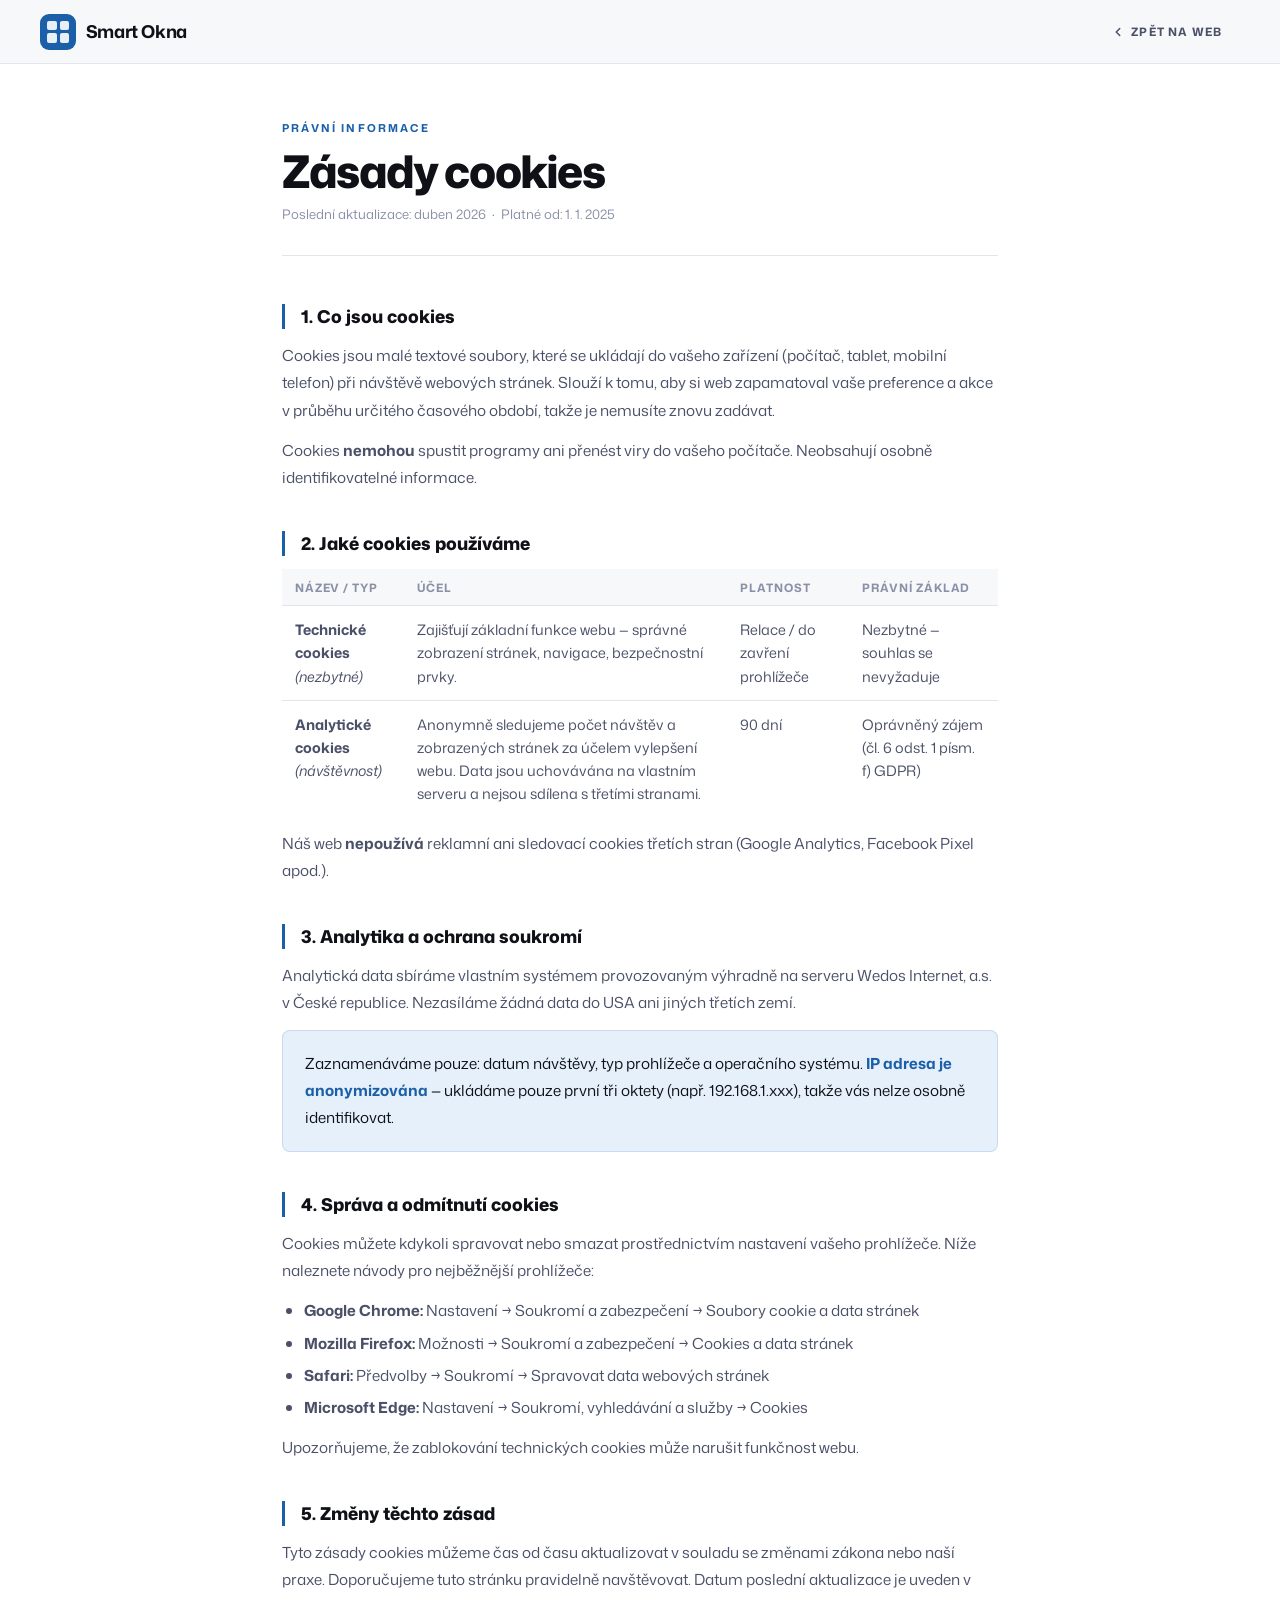
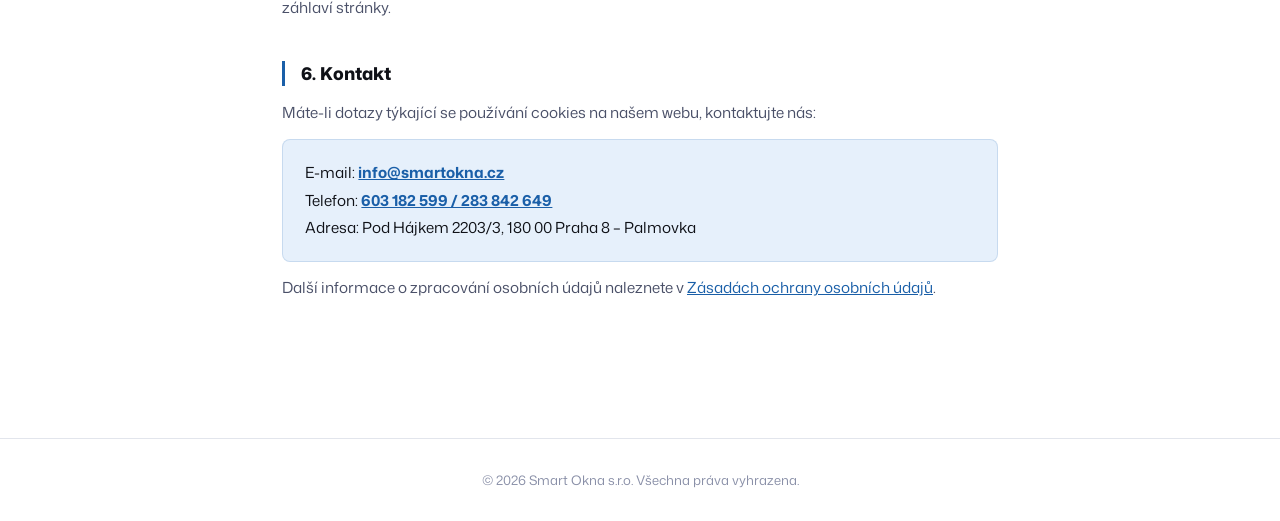
<file: cookies.html>
<!DOCTYPE html>
<html lang="cs">
<head>
<meta charset="UTF-8">
<meta name="viewport" content="width=device-width, initial-scale=1.0">
<title>Zásady cookies – Smart Okna</title>
<link rel="preconnect" href="https://fonts.googleapis.com">
<link href="https://fonts.googleapis.com/css2?family=Mona+Sans:ital,wdth,wght@0,75..125,200..900;1,75..125,200..900&display=swap" rel="stylesheet">
<style>
  :root {
    --white: #ffffff; --off-white: #f7f8fa; --border: #e2e5ec;
    --text: #0f1117; --text-mid: #4a5068; --text-light: #8a90a8;
    --accent: #1a5fa8; --accent-light: #2775c9; --accent-pale: #e6f0fb;
    --radius: 14px; --radius-sm: 8px;
  }
  *, *::before, *::after { box-sizing: border-box; margin: 0; padding: 0; }
  html { scroll-behavior: smooth; }
  body { background: var(--white); color: var(--text); font-family: 'Mona Sans', 'Helvetica Neue', sans-serif; -webkit-font-smoothing: antialiased; }

  nav { position: fixed; top: 0; left: 0; right: 0; z-index: 200; height: 64px; display: flex; align-items: center; justify-content: space-between; padding: 0 2.5rem; background: rgba(247,248,250,0.96); backdrop-filter: blur(20px); border-bottom: 1px solid var(--border); }
  .logo-wrap { display: flex; align-items: center; gap: .6rem; text-decoration: none; }
  .logo-icon { width: 36px; height: 36px; background: var(--accent); border-radius: 9px; display: grid; grid-template-columns: 1fr 1fr; gap: 3px; padding: 7px; }
  .logo-icon span { background: rgba(255,255,255,.9); border-radius: 2px; }
  .logo-text { font-size: 1.1rem; font-weight: 700; color: var(--text); letter-spacing: -.02em; }
  .nav-back { height: 40px; padding: 0 18px; background: var(--off-white); color: var(--text-mid); font-size: .72rem; font-weight: 700; letter-spacing: .1em; text-transform: uppercase; text-decoration: none; border-radius: 100px; display: inline-flex; align-items: center; gap: 6px; transition: background .2s, color .2s; }
  .nav-back:hover { background: var(--border); color: var(--text); }
  .nav-back svg { width: 14px; height: 14px; }

  .page-wrap { max-width: 780px; margin: 0 auto; padding: 120px 2rem 6rem; }

  .page-tag { font-size: .68rem; font-weight: 700; letter-spacing: .2em; text-transform: uppercase; color: var(--accent); margin-bottom: .7rem; display: block; }
  .page-title { font-size: clamp(2rem, 4vw, 2.8rem); font-weight: 800; letter-spacing: -.04em; line-height: 1.1; margin-bottom: .6rem; }
  .page-updated { font-size: .82rem; color: var(--text-light); margin-bottom: 3rem; padding-bottom: 2rem; border-bottom: 1.5px solid var(--border); }

  .doc-section { margin-bottom: 2.5rem; }
  .doc-section h2 { font-size: 1.1rem; font-weight: 800; color: var(--text); margin-bottom: .8rem; padding-left: 1rem; border-left: 3px solid var(--accent); }
  .doc-section p { font-size: .95rem; line-height: 1.8; color: var(--text-mid); margin-bottom: .8rem; }
  .doc-section p:last-child { margin-bottom: 0; }
  .doc-section ul { padding-left: 1.4rem; margin-bottom: .8rem; }
  .doc-section ul li { font-size: .95rem; line-height: 1.8; color: var(--text-mid); margin-bottom: .3rem; }
  .doc-section table { width: 100%; border-collapse: collapse; margin-bottom: .8rem; font-size: .9rem; }
  .doc-section table th { text-align: left; font-size: .72rem; font-weight: 700; letter-spacing: .08em; text-transform: uppercase; color: var(--text-light); padding: .6rem .8rem; border-bottom: 1.5px solid var(--border); background: var(--off-white); }
  .doc-section table td { padding: .75rem .8rem; border-bottom: 1px solid var(--border); color: var(--text-mid); vertical-align: top; line-height: 1.6; }
  .doc-section table tr:last-child td { border-bottom: none; }

  .highlight-box { background: var(--accent-pale); border: 1.5px solid rgba(26,95,168,.15); border-radius: var(--radius-sm); padding: 1.2rem 1.4rem; margin-bottom: .8rem; }
  .highlight-box p { color: var(--text); }
  .highlight-box strong { color: var(--accent); }

  a { color: var(--accent); }

  footer-simple { display: block; text-align: center; padding: 2rem; border-top: 1px solid var(--border); font-size: .82rem; color: var(--text-light); }

  @media (max-width: 600px) {
    nav { padding: 0 1.2rem; }
    .page-wrap { padding: 100px 1.2rem 4rem; }
    .doc-section table { font-size: .82rem; }
  }
</style>
</head>
<body>

<nav>
  <a class="logo-wrap" href="index.html">
    <div class="logo-icon"><span></span><span></span><span></span><span></span></div>
    <span class="logo-text">Smart Okna</span>
  </a>
  <a href="index.html" class="nav-back">
    <svg viewBox="0 0 24 24" fill="none" stroke="currentColor" stroke-width="2.5" stroke-linecap="round" stroke-linejoin="round"><polyline points="15 18 9 12 15 6"/></svg>
    Zpět na web
  </a>
</nav>

<div class="page-wrap">

  <span class="page-tag">Právní informace</span>
  <h1 class="page-title">Zásady cookies</h1>
  <p class="page-updated">Poslední aktualizace: duben 2026 &nbsp;·&nbsp; Platné od: 1. 1. 2025</p>

  <div class="doc-section">
    <h2>1. Co jsou cookies</h2>
    <p>Cookies jsou malé textové soubory, které se ukládají do vašeho zařízení (počítač, tablet, mobilní telefon) při návštěvě webových stránek. Slouží k tomu, aby si web zapamatoval vaše preference a akce v průběhu určitého časového období, takže je nemusíte znovu zadávat.</p>
    <p>Cookies <strong>nemohou</strong> spustit programy ani přenést viry do vašeho počítače. Neobsahují osobně identifikovatelné informace.</p>
  </div>

  <div class="doc-section">
    <h2>2. Jaké cookies používáme</h2>
    <table>
      <thead>
        <tr><th>Název / typ</th><th>Účel</th><th>Platnost</th><th>Právní základ</th></tr>
      </thead>
      <tbody>
        <tr>
          <td><strong>Technické cookies</strong><br><em>(nezbytné)</em></td>
          <td>Zajišťují základní funkce webu — správné zobrazení stránek, navigace, bezpečnostní prvky.</td>
          <td>Relace / do zavření prohlížeče</td>
          <td>Nezbytné — souhlas se nevyžaduje</td>
        </tr>
        <tr>
          <td><strong>Analytické cookies</strong><br><em>(návštěvnost)</em></td>
          <td>Anonymně sledujeme počet návštěv a zobrazených stránek za účelem vylepšení webu. Data jsou uchovávána na vlastním serveru a nejsou sdílena s třetími stranami.</td>
          <td>90 dní</td>
          <td>Oprávněný zájem (čl. 6 odst. 1 písm. f) GDPR)</td>
        </tr>
      </tbody>
    </table>
    <p>Náš web <strong>nepoužívá</strong> reklamní ani sledovací cookies třetích stran (Google Analytics, Facebook Pixel apod.).</p>
  </div>

  <div class="doc-section">
    <h2>3. Analytika a ochrana soukromí</h2>
    <p>Analytická data sbíráme vlastním systémem provozovaným výhradně na serveru Wedos Internet, a.s. v České republice. Nezasíláme žádná data do USA ani jiných třetích zemí.</p>
    <div class="highlight-box">
      <p>Zaznamenáváme pouze: datum návštěvy, typ prohlížeče a operačního systému. <strong>IP adresa je anonymizována</strong> — ukládáme pouze první tři oktety (např. 192.168.1.xxx), takže vás nelze osobně identifikovat.</p>
    </div>
  </div>

  <div class="doc-section">
    <h2>4. Správa a odmítnutí cookies</h2>
    <p>Cookies můžete kdykoli spravovat nebo smazat prostřednictvím nastavení vašeho prohlížeče. Níže naleznete návody pro nejběžnější prohlížeče:</p>
    <ul>
      <li><strong>Google Chrome:</strong> Nastavení → Soukromí a zabezpečení → Soubory cookie a data stránek</li>
      <li><strong>Mozilla Firefox:</strong> Možnosti → Soukromí a zabezpečení → Cookies a data stránek</li>
      <li><strong>Safari:</strong> Předvolby → Soukromí → Spravovat data webových stránek</li>
      <li><strong>Microsoft Edge:</strong> Nastavení → Soukromí, vyhledávání a služby → Cookies</li>
    </ul>
    <p>Upozorňujeme, že zablokování technických cookies může narušit funkčnost webu.</p>
  </div>

  <div class="doc-section">
    <h2>5. Změny těchto zásad</h2>
    <p>Tyto zásady cookies můžeme čas od času aktualizovat v souladu se změnami zákona nebo naší praxe. Doporučujeme tuto stránku pravidelně navštěvovat. Datum poslední aktualizace je uveden v záhlaví stránky.</p>
  </div>

  <div class="doc-section">
    <h2>6. Kontakt</h2>
    <p>Máte-li dotazy týkající se používání cookies na našem webu, kontaktujte nás:</p>
    <div class="highlight-box">
      <p>
        E-mail: <a href="mailto:info@smartokna.cz"><strong>info@smartokna.cz</strong></a><br>
        Telefon: <a href="tel:+420603182599"><strong>603 182 599 / 283 842 649</strong></a><br>
        Adresa: Pod Hájkem 2203/3, 180 00 Praha 8 – Palmovka
      </p>
    </div>
    <p>Další informace o zpracování osobních údajů naleznete v <a href="ochrana-osobnich-udaju.html">Zásadách ochrany osobních údajů</a>.</p>
  </div>

</div>

<footer-simple>© 2026 Smart Okna s.r.o. Všechna práva vyhrazena.</footer-simple>

</body>
</html>
</file>
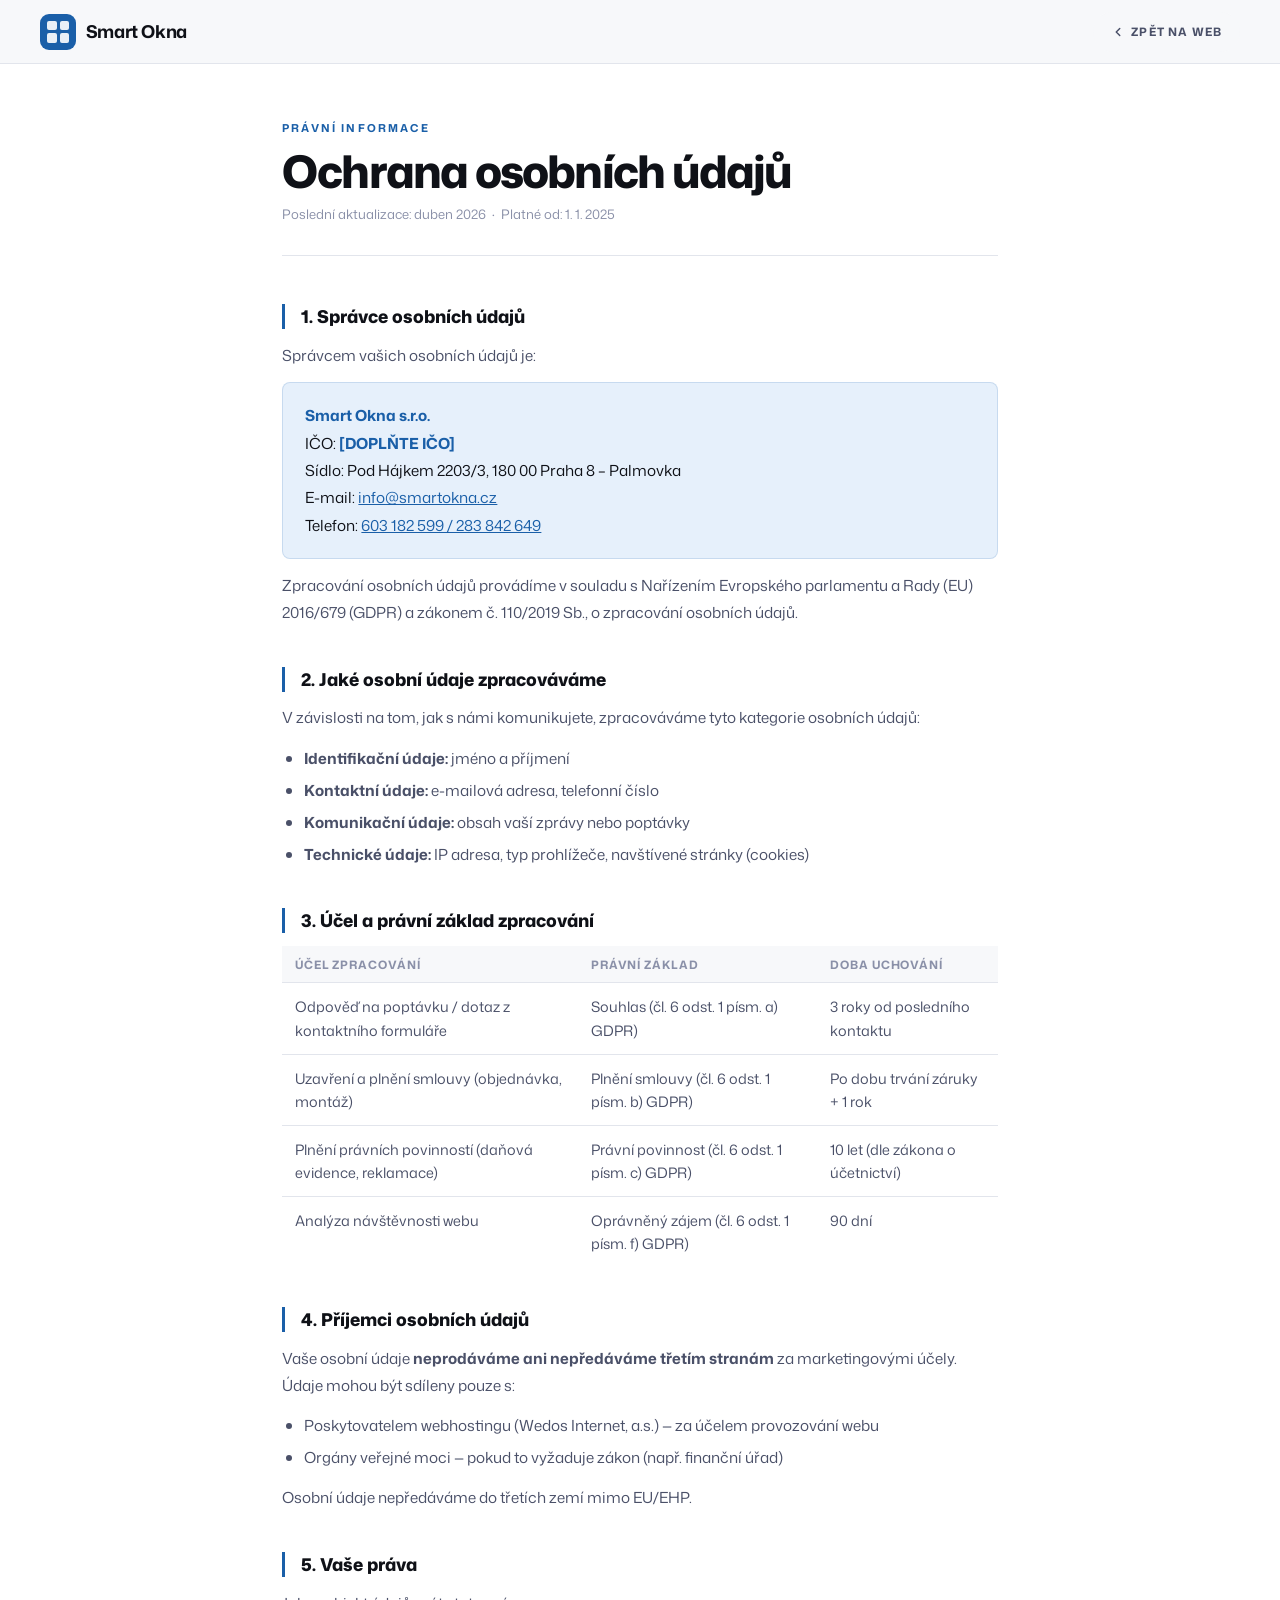
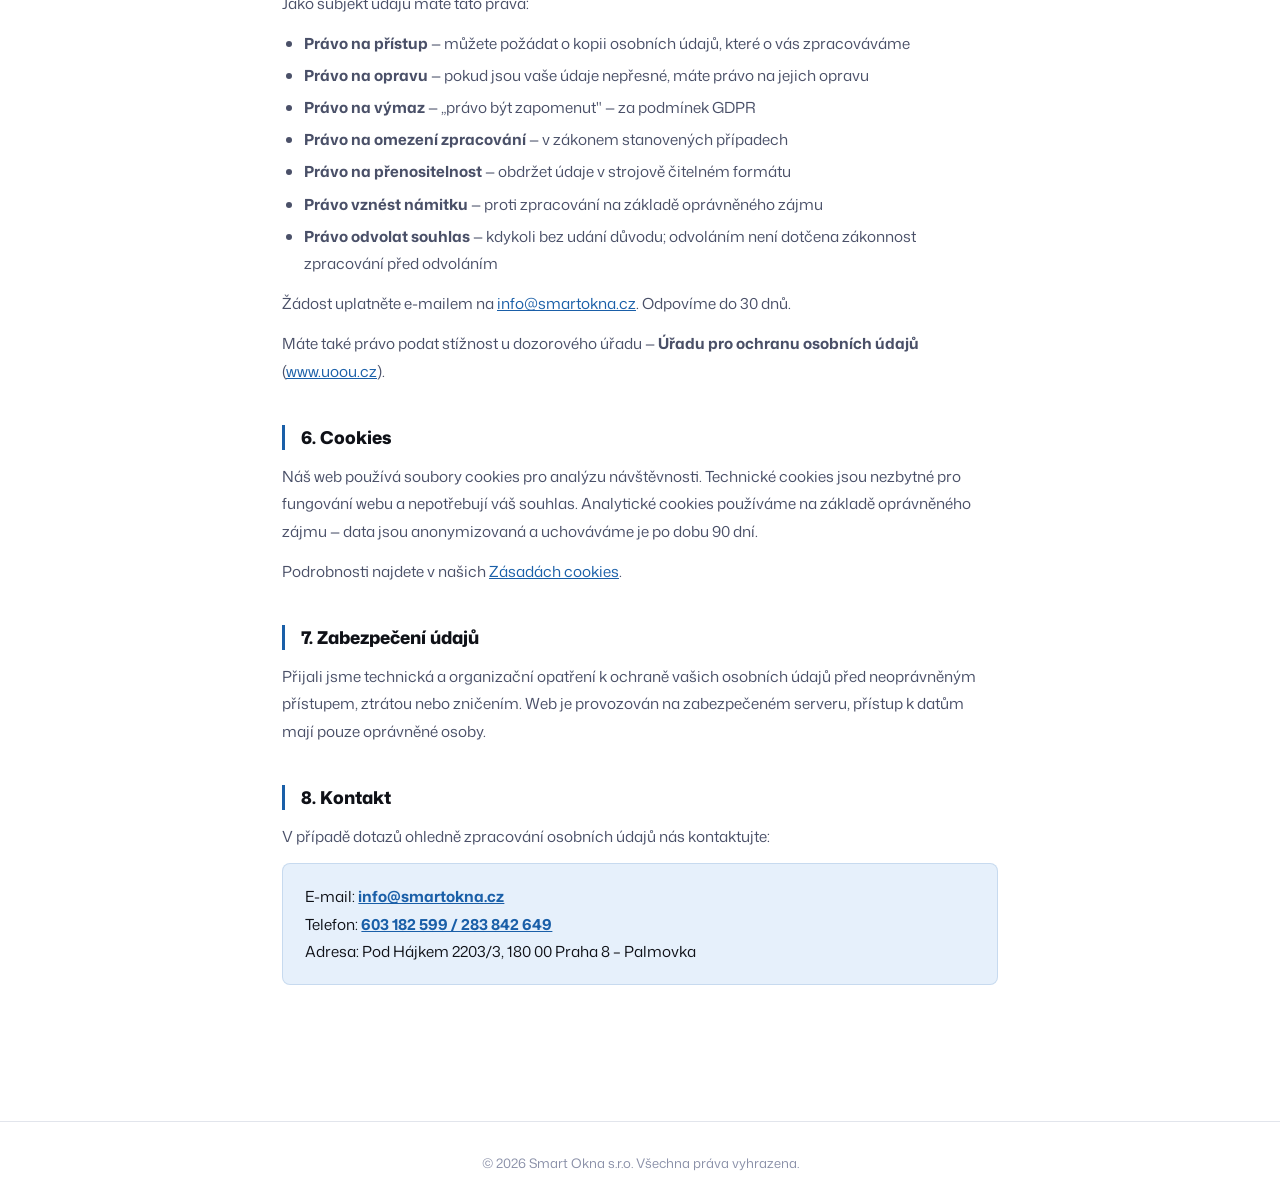
<file: ochrana-osobnich-udaju.html>
<!DOCTYPE html>
<html lang="cs">
<head>
<meta charset="UTF-8">
<meta name="viewport" content="width=device-width, initial-scale=1.0">
<title>Ochrana osobních údajů – Smart Okna</title>
<link rel="preconnect" href="https://fonts.googleapis.com">
<link href="https://fonts.googleapis.com/css2?family=Mona+Sans:ital,wdth,wght@0,75..125,200..900;1,75..125,200..900&display=swap" rel="stylesheet">
<style>
  :root {
    --white: #ffffff; --off-white: #f7f8fa; --border: #e2e5ec;
    --text: #0f1117; --text-mid: #4a5068; --text-light: #8a90a8;
    --accent: #1a5fa8; --accent-light: #2775c9; --accent-pale: #e6f0fb;
    --radius: 14px; --radius-sm: 8px;
  }
  *, *::before, *::after { box-sizing: border-box; margin: 0; padding: 0; }
  html { scroll-behavior: smooth; }
  body { background: var(--white); color: var(--text); font-family: 'Mona Sans', 'Helvetica Neue', sans-serif; -webkit-font-smoothing: antialiased; }

  nav { position: fixed; top: 0; left: 0; right: 0; z-index: 200; height: 64px; display: flex; align-items: center; justify-content: space-between; padding: 0 2.5rem; background: rgba(247,248,250,0.96); backdrop-filter: blur(20px); border-bottom: 1px solid var(--border); }
  .logo-wrap { display: flex; align-items: center; gap: .6rem; text-decoration: none; }
  .logo-icon { width: 36px; height: 36px; background: var(--accent); border-radius: 9px; display: grid; grid-template-columns: 1fr 1fr; gap: 3px; padding: 7px; }
  .logo-icon span { background: rgba(255,255,255,.9); border-radius: 2px; }
  .logo-text { font-size: 1.1rem; font-weight: 700; color: var(--text); letter-spacing: -.02em; }
  .nav-back { height: 40px; padding: 0 18px; background: var(--off-white); color: var(--text-mid); font-size: .72rem; font-weight: 700; letter-spacing: .1em; text-transform: uppercase; text-decoration: none; border-radius: 100px; display: inline-flex; align-items: center; gap: 6px; transition: background .2s, color .2s; }
  .nav-back:hover { background: var(--border); color: var(--text); }
  .nav-back svg { width: 14px; height: 14px; }

  .page-wrap { max-width: 780px; margin: 0 auto; padding: 120px 2rem 6rem; }

  .page-tag { font-size: .68rem; font-weight: 700; letter-spacing: .2em; text-transform: uppercase; color: var(--accent); margin-bottom: .7rem; display: block; }
  .page-title { font-size: clamp(2rem, 4vw, 2.8rem); font-weight: 800; letter-spacing: -.04em; line-height: 1.1; margin-bottom: .6rem; }
  .page-updated { font-size: .82rem; color: var(--text-light); margin-bottom: 3rem; padding-bottom: 2rem; border-bottom: 1.5px solid var(--border); }

  .doc-section { margin-bottom: 2.5rem; }
  .doc-section h2 { font-size: 1.1rem; font-weight: 800; color: var(--text); margin-bottom: .8rem; padding-left: 1rem; border-left: 3px solid var(--accent); }
  .doc-section p { font-size: .95rem; line-height: 1.8; color: var(--text-mid); margin-bottom: .8rem; }
  .doc-section p:last-child { margin-bottom: 0; }
  .doc-section ul { padding-left: 1.4rem; margin-bottom: .8rem; }
  .doc-section ul li { font-size: .95rem; line-height: 1.8; color: var(--text-mid); margin-bottom: .3rem; }
  .doc-section table { width: 100%; border-collapse: collapse; margin-bottom: .8rem; font-size: .9rem; }
  .doc-section table th { text-align: left; font-size: .72rem; font-weight: 700; letter-spacing: .08em; text-transform: uppercase; color: var(--text-light); padding: .6rem .8rem; border-bottom: 1.5px solid var(--border); background: var(--off-white); }
  .doc-section table td { padding: .75rem .8rem; border-bottom: 1px solid var(--border); color: var(--text-mid); vertical-align: top; line-height: 1.6; }
  .doc-section table tr:last-child td { border-bottom: none; }

  .highlight-box { background: var(--accent-pale); border: 1.5px solid rgba(26,95,168,.15); border-radius: var(--radius-sm); padding: 1.2rem 1.4rem; margin-bottom: .8rem; }
  .highlight-box p { color: var(--text); }
  .highlight-box strong { color: var(--accent); }

  a { color: var(--accent); }

  footer-simple { display: block; text-align: center; padding: 2rem; border-top: 1px solid var(--border); font-size: .82rem; color: var(--text-light); }

  @media (max-width: 600px) {
    nav { padding: 0 1.2rem; }
    .page-wrap { padding: 100px 1.2rem 4rem; }
    .doc-section table { font-size: .82rem; }
  }
</style>
</head>
<body>

<nav>
  <a class="logo-wrap" href="index.html">
    <div class="logo-icon"><span></span><span></span><span></span><span></span></div>
    <span class="logo-text">Smart Okna</span>
  </a>
  <a href="index.html" class="nav-back">
    <svg viewBox="0 0 24 24" fill="none" stroke="currentColor" stroke-width="2.5" stroke-linecap="round" stroke-linejoin="round"><polyline points="15 18 9 12 15 6"/></svg>
    Zpět na web
  </a>
</nav>

<div class="page-wrap">

  <span class="page-tag">Právní informace</span>
  <h1 class="page-title">Ochrana osobních údajů</h1>
  <p class="page-updated">Poslední aktualizace: duben 2026 &nbsp;·&nbsp; Platné od: 1. 1. 2025</p>

  <div class="doc-section">
    <h2>1. Správce osobních údajů</h2>
    <p>Správcem vašich osobních údajů je:</p>
    <div class="highlight-box">
      <p><strong>Smart Okna s.r.o.</strong><br>
      IČO: <strong>[DOPLŇTE IČO]</strong><br>
      Sídlo: Pod Hájkem 2203/3, 180 00 Praha 8 – Palmovka<br>
      E-mail: <a href="mailto:info@smartokna.cz">info@smartokna.cz</a><br>
      Telefon: <a href="tel:+420603182599">603 182 599 / 283 842 649</a></p>
    </div>
    <p>Zpracování osobních údajů provádíme v souladu s Nařízením Evropského parlamentu a Rady (EU) 2016/679 (GDPR) a zákonem č. 110/2019 Sb., o zpracování osobních údajů.</p>
  </div>

  <div class="doc-section">
    <h2>2. Jaké osobní údaje zpracováváme</h2>
    <p>V závislosti na tom, jak s námi komunikujete, zpracováváme tyto kategorie osobních údajů:</p>
    <ul>
      <li><strong>Identifikační údaje:</strong> jméno a příjmení</li>
      <li><strong>Kontaktní údaje:</strong> e-mailová adresa, telefonní číslo</li>
      <li><strong>Komunikační údaje:</strong> obsah vaší zprávy nebo poptávky</li>
      <li><strong>Technické údaje:</strong> IP adresa, typ prohlížeče, navštívené stránky (cookies)</li>
    </ul>
  </div>

  <div class="doc-section">
    <h2>3. Účel a právní základ zpracování</h2>
    <table>
      <thead>
        <tr><th>Účel zpracování</th><th>Právní základ</th><th>Doba uchování</th></tr>
      </thead>
      <tbody>
        <tr>
          <td>Odpověď na poptávku / dotaz z kontaktního formuláře</td>
          <td>Souhlas (čl. 6 odst. 1 písm. a) GDPR)</td>
          <td>3 roky od posledního kontaktu</td>
        </tr>
        <tr>
          <td>Uzavření a plnění smlouvy (objednávka, montáž)</td>
          <td>Plnění smlouvy (čl. 6 odst. 1 písm. b) GDPR)</td>
          <td>Po dobu trvání záruky + 1 rok</td>
        </tr>
        <tr>
          <td>Plnění právních povinností (daňová evidence, reklamace)</td>
          <td>Právní povinnost (čl. 6 odst. 1 písm. c) GDPR)</td>
          <td>10 let (dle zákona o účetnictví)</td>
        </tr>
        <tr>
          <td>Analýza návštěvnosti webu</td>
          <td>Oprávněný zájem (čl. 6 odst. 1 písm. f) GDPR)</td>
          <td>90 dní</td>
        </tr>
      </tbody>
    </table>
  </div>

  <div class="doc-section">
    <h2>4. Příjemci osobních údajů</h2>
    <p>Vaše osobní údaje <strong>neprodáváme ani nepředáváme třetím stranám</strong> za marketingovými účely. Údaje mohou být sdíleny pouze s:</p>
    <ul>
      <li>Poskytovatelem webhostingu (Wedos Internet, a.s.) — za účelem provozování webu</li>
      <li>Orgány veřejné moci — pokud to vyžaduje zákon (např. finanční úřad)</li>
    </ul>
    <p>Osobní údaje nepředáváme do třetích zemí mimo EU/EHP.</p>
  </div>

  <div class="doc-section">
    <h2>5. Vaše práva</h2>
    <p>Jako subjekt údajů máte tato práva:</p>
    <ul>
      <li><strong>Právo na přístup</strong> — můžete požádat o kopii osobních údajů, které o vás zpracováváme</li>
      <li><strong>Právo na opravu</strong> — pokud jsou vaše údaje nepřesné, máte právo na jejich opravu</li>
      <li><strong>Právo na výmaz</strong> — „právo být zapomenut" — za podmínek GDPR</li>
      <li><strong>Právo na omezení zpracování</strong> — v zákonem stanovených případech</li>
      <li><strong>Právo na přenositelnost</strong> — obdržet údaje v strojově čitelném formátu</li>
      <li><strong>Právo vznést námitku</strong> — proti zpracování na základě oprávněného zájmu</li>
      <li><strong>Právo odvolat souhlas</strong> — kdykoli bez udání důvodu; odvoláním není dotčena zákonnost zpracování před odvoláním</li>
    </ul>
    <p>Žádost uplatněte e-mailem na <a href="mailto:info@smartokna.cz">info@smartokna.cz</a>. Odpovíme do 30 dnů.</p>
    <p>Máte také právo podat stížnost u dozorového úřadu — <strong>Úřadu pro ochranu osobních údajů</strong> (<a href="https://www.uoou.cz" target="_blank" rel="noopener">www.uoou.cz</a>).</p>
  </div>

  <div class="doc-section">
    <h2>6. Cookies</h2>
    <p>Náš web používá soubory cookies pro analýzu návštěvnosti. Technické cookies jsou nezbytné pro fungování webu a nepotřebují váš souhlas. Analytické cookies používáme na základě oprávněného zájmu — data jsou anonymizovaná a uchováváme je po dobu 90 dní.</p>
    <p>Podrobnosti najdete v našich <a href="cookies.html">Zásadách cookies</a>.</p>
  </div>

  <div class="doc-section">
    <h2>7. Zabezpečení údajů</h2>
    <p>Přijali jsme technická a organizační opatření k ochraně vašich osobních údajů před neoprávněným přístupem, ztrátou nebo zničením. Web je provozován na zabezpečeném serveru, přístup k datům mají pouze oprávněné osoby.</p>
  </div>

  <div class="doc-section">
    <h2>8. Kontakt</h2>
    <p>V případě dotazů ohledně zpracování osobních údajů nás kontaktujte:</p>
    <div class="highlight-box">
      <p>
        E-mail: <a href="mailto:info@smartokna.cz"><strong>info@smartokna.cz</strong></a><br>
        Telefon: <a href="tel:+420603182599"><strong>603 182 599 / 283 842 649</strong></a><br>
        Adresa: Pod Hájkem 2203/3, 180 00 Praha 8 – Palmovka
      </p>
    </div>
  </div>

</div>

<footer-simple>© 2026 Smart Okna s.r.o. Všechna práva vyhrazena.</footer-simple>

</body>
</html>
</file>
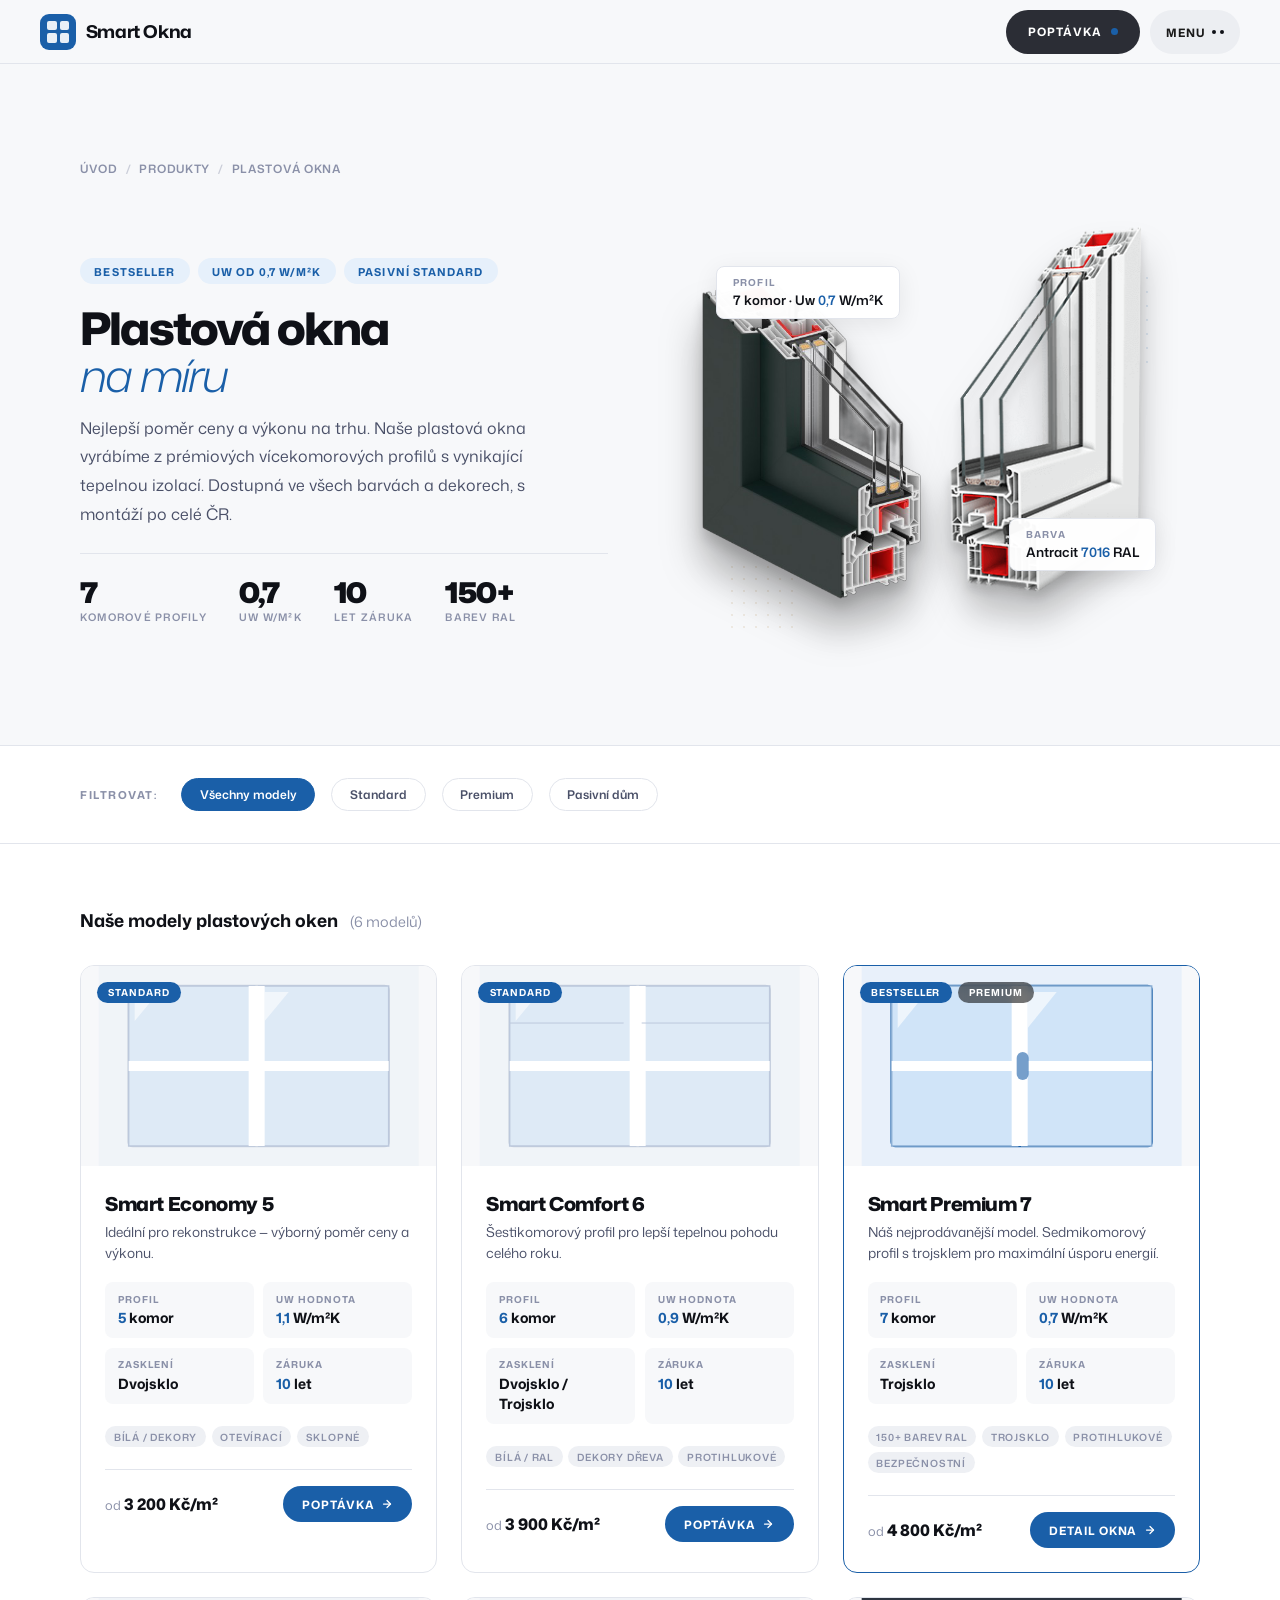
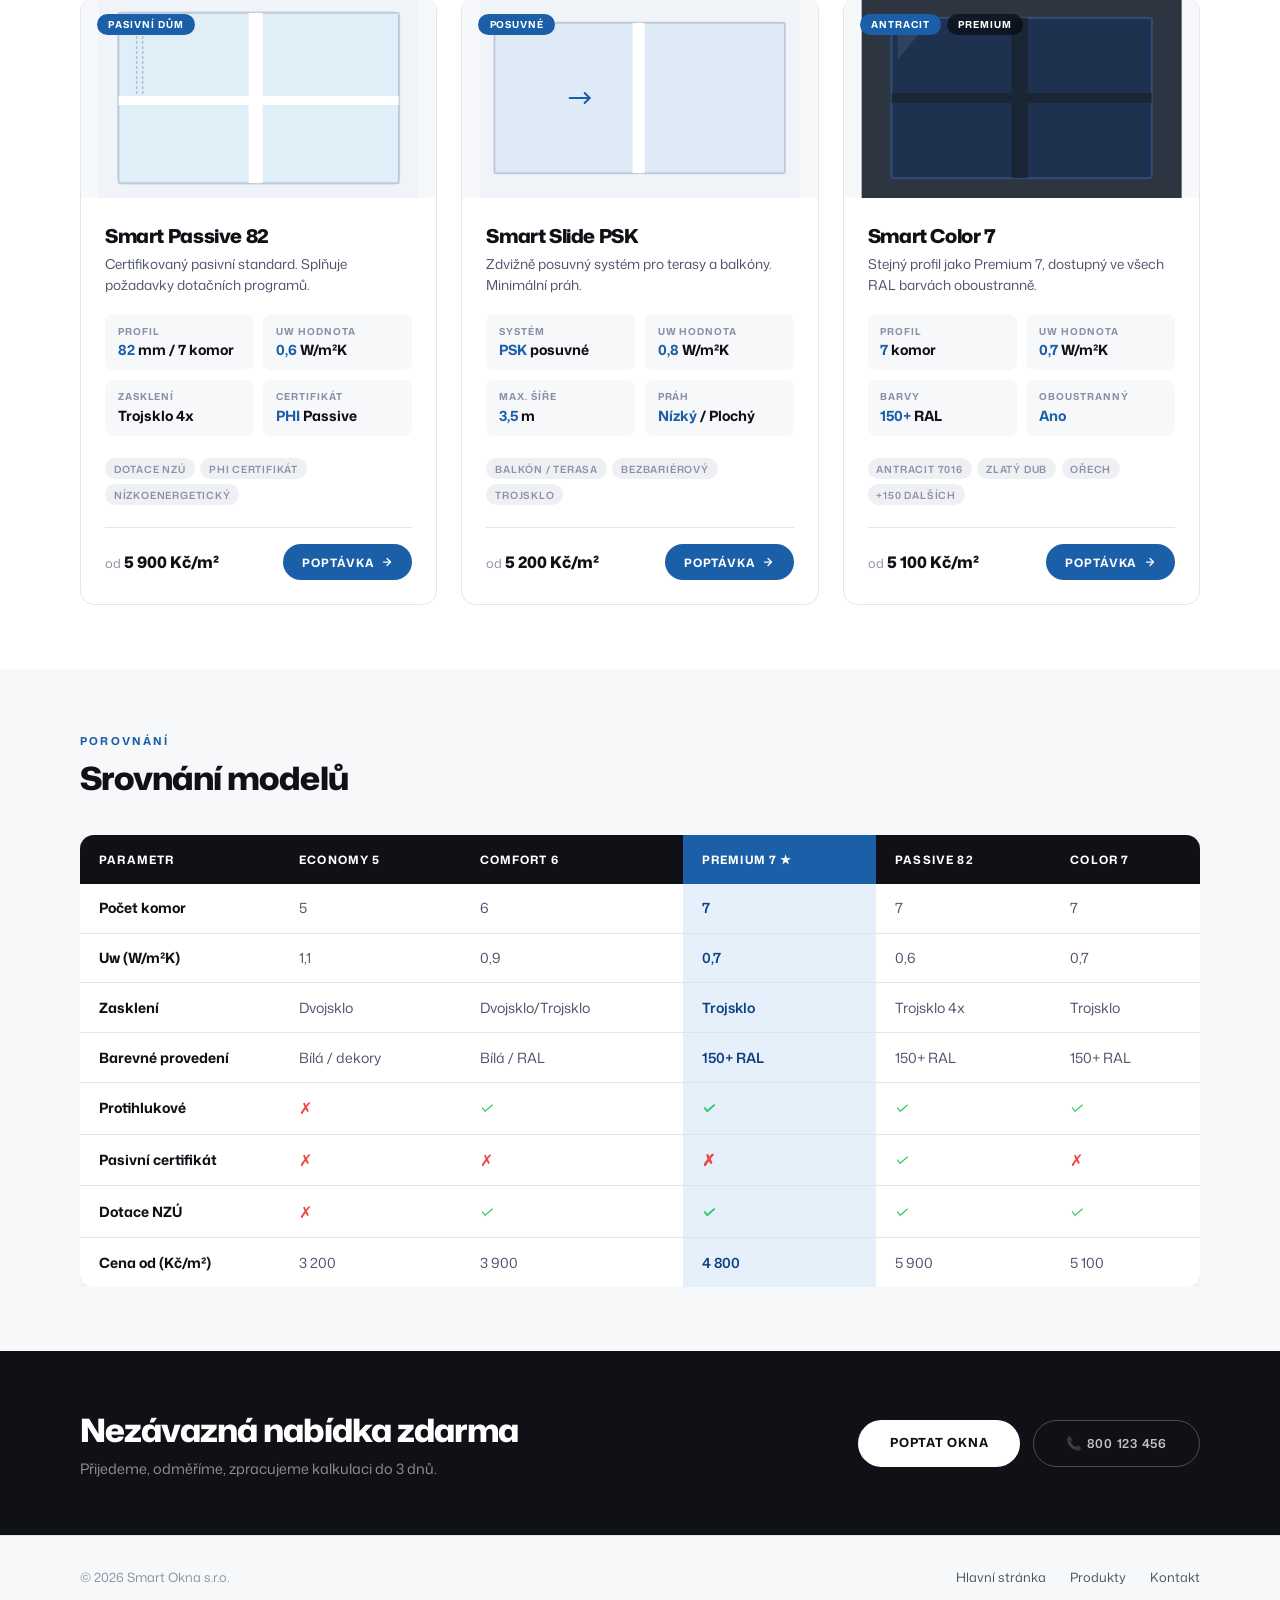
<file: plastova-okna.html>
<!DOCTYPE html>
<html lang="cs">
<head>
<meta charset="UTF-8">
<meta name="viewport" content="width=device-width, initial-scale=1.0">
<title>Plastová okna – Smart Okna</title>
<link rel="preconnect" href="https://fonts.googleapis.com">
<link href="https://fonts.googleapis.com/css2?family=Mona+Sans:ital,wdth,wght@0,75..125,200..900;1,75..125,200..900&display=swap" rel="stylesheet">
<style>
  :root {
    --white: #ffffff; --off-white: #f7f8fa; --stone: #eef0f4; --border: #e2e5ec;
    --text: #0f1117; --text-mid: #4a5068; --text-light: #8a90a8;
    --accent: #1a5fa8; --accent-light: #2775c9; --accent-pale: #e6f0fb; --accent-dark: #0f4080;
    --radius: 14px; --radius-sm: 8px;
  }
  *, *::before, *::after { box-sizing: border-box; margin: 0; padding: 0; }
  html { scroll-behavior: smooth; }
  body { background: var(--white); color: var(--text); font-family: 'Mona Sans', 'Helvetica Neue', sans-serif; font-weight: 400; -webkit-font-smoothing: antialiased; overflow-x: hidden; }

  /* NAV */
  nav { position: fixed; top: 0; left: 0; right: 0; z-index: 200; height: 64px; display: flex; align-items: center; justify-content: space-between; padding: 0 2.5rem; background: rgba(247,248,250,0.94); backdrop-filter: blur(20px) saturate(1.4); border-bottom: 1px solid var(--border); transition: background .3s; }
  .logo-wrap { display: flex; align-items: center; gap: .6rem; text-decoration: none; z-index: 210; position: relative; }
  .logo-icon { width: 36px; height: 36px; background: var(--accent); border-radius: 9px; display: grid; grid-template-columns: 1fr 1fr; gap: 3px; padding: 7px; transition: transform .2s; }
  .logo-wrap:hover .logo-icon { transform: scale(1.05); }
  .logo-icon span { background: rgba(255,255,255,.9); border-radius: 2px; }
  .logo-text { font-size: 1.1rem; font-weight: 700; font-stretch: 110%; color: var(--text); letter-spacing: -.02em; }
  .nav-right { display: flex; align-items: center; gap: 10px; position: relative; z-index: 210; }
  .nav-cta { height: 44px; padding: 0 22px; background: #2b2d35; color: #fff; font-size: .72rem; font-weight: 700; letter-spacing: .1em; text-transform: uppercase; text-decoration: none; border-radius: 100px; border: none; display: inline-flex; align-items: center; font-family: inherit; cursor: pointer; overflow: hidden; position: relative; transition: background .38s cubic-bezier(.4,0,.2,1); }
  .nav-cta:hover { background: var(--accent); }
  .nav-cta-arrow { display: inline-flex; align-items: center; width: 0; overflow: hidden; flex-shrink: 0; transition: width .38s cubic-bezier(.4,0,.2,1), margin-right .38s cubic-bezier(.4,0,.2,1); margin-right: 0; }
  .nav-cta-arrow svg { width: 14px; height: 14px; stroke: #fff; stroke-width: 2.5; stroke-linecap: round; stroke-linejoin: round; fill: none; flex-shrink: 0; }
  .nav-cta:hover .nav-cta-arrow { width: 14px; margin-right: 8px; }
  .nav-cta-dot { width: 7px; height: 7px; border-radius: 50%; background: var(--accent); flex-shrink: 0; margin-left: 9px; animation: navdot 2.4s ease-in-out infinite; transition: opacity .22s, transform .22s, width .32s cubic-bezier(.4,0,.2,1), margin-left .32s cubic-bezier(.4,0,.2,1); }
  .nav-cta:hover .nav-cta-dot { opacity: 0; transform: scale(0); width: 0; margin-left: 0; }
  @keyframes navdot { 0%,100%{opacity:1;transform:scale(1)} 50%{opacity:.4;transform:scale(.65)} }
  .nav-menu-btn { height: 44px; padding: 0 16px; background: #eceef2; color: #1a1a1a; border: none; font-size: .72rem; font-weight: 700; letter-spacing: .1em; text-transform: uppercase; border-radius: 100px; cursor: pointer; display: inline-flex; align-items: center; gap: 6px; transition: background .2s, padding .32s cubic-bezier(.4,0,.2,1); font-family: inherit; overflow: hidden; }
  .nav-menu-btn:hover { background: #e0e2e8; }
  .nav-menu-btn.is-open { background: #fff; padding: 0 18px; }
  .menu-label-wrap { position: relative; height: 15px; width: 40px; overflow: hidden; transition: width .32s cubic-bezier(.4,0,.2,1); }
  .nav-menu-btn.is-open .menu-label-wrap { width: 56px; }
  .ml-menu, .ml-close { position: absolute; top: 0; left: 0; font-size: .72rem; font-weight: 700; letter-spacing: .1em; text-transform: uppercase; white-space: nowrap; transition: transform .32s cubic-bezier(.4,0,.2,1), opacity .28s; }
  .ml-close { transform: translateY(110%); opacity: 0; }
  .nav-menu-btn.is-open .ml-menu { transform: translateY(-110%); opacity: 0; }
  .nav-menu-btn.is-open .ml-close { transform: translateY(0); opacity: 1; }
  .menu-dots { display: flex; gap: 4px; align-items: center; transition: transform .35s cubic-bezier(.4,0,.2,1); }
  .menu-dots span { width: 4px; height: 4px; border-radius: 50%; background: var(--text); display: block; }
  .nav-menu-btn.is-open .menu-dots { transform: rotate(90deg); }
  .nav-dropdown { position: fixed; top: 64px; right: 2.5rem; width: 300px; z-index: 190; display: flex; flex-direction: column; gap: 8px; pointer-events: none; }
  .panel-block { transform: translateY(-10px) scale(.97); opacity: 0; transition: transform .38s cubic-bezier(.4,0,.2,1), opacity .32s ease; }
  .panel-block.visible { transform: translateY(0) scale(1); opacity: 1; pointer-events: all; }
  .panel-links { background: #fff; border-radius: 16px; overflow: hidden; box-shadow: 0 8px 32px rgba(0,0,0,.1), 0 2px 8px rgba(0,0,0,.06); }
  .panel-link { display: flex; align-items: center; justify-content: space-between; padding: 17px 22px; text-decoration: none; font-size: .82rem; font-weight: 700; letter-spacing: .08em; text-transform: uppercase; color: var(--text); border-bottom: 1px solid #f0f0f0; transition: background .15s, padding-left .2s; position: relative; overflow: hidden; }
  .panel-link:last-child { border-bottom: none; }
  .panel-link:hover { background: #f8f8f8; padding-left: 26px; }
  .panel-link::before { content: ''; position: absolute; left: 0; top: 0; bottom: 0; width: 3px; background: var(--accent); transform: scaleY(0); transition: transform .2s cubic-bezier(.4,0,.2,1); }
  .panel-link:hover::before { transform: scaleY(1); }
  .panel-link.is-active { color: var(--accent); }
  .panel-link-dot { width: 7px; height: 7px; border-radius: 50%; background: var(--accent); opacity: 0; transform: scale(0); transition: opacity .2s, transform .2s; flex-shrink: 0; }
  .panel-link.is-active .panel-link-dot { opacity: 1; transform: scale(1); }
  .panel-newsletter { background: #fff; border-radius: 16px; padding: 20px 22px; box-shadow: 0 8px 32px rgba(0,0,0,.08), 0 2px 8px rgba(0,0,0,.04); transition-delay: .06s !important; }
  .nl-title { font-size: 1.15rem; font-weight: 800; font-stretch: 108%; letter-spacing: -.02em; line-height: 1.25; color: var(--text); margin-bottom: 14px; }
  .nl-row { display: flex; align-items: center; background: #f3f3f3; border-radius: 10px; padding: 4px 4px 4px 14px; gap: 4px; }
  .nl-input { flex: 1; border: none; background: transparent; font-size: .85rem; font-weight: 500; color: var(--text); outline: none; font-family: inherit; padding: 8px 0; }
  .nl-input::placeholder { color: #aaa; }
  .nl-submit { width: 34px; height: 34px; border-radius: 8px; background: var(--text); border: none; cursor: pointer; display: flex; align-items: center; justify-content: center; flex-shrink: 0; transition: background .2s, transform .15s; }
  .nl-submit:hover { background: var(--accent); transform: scale(1.05); }
  .nl-submit svg { width: 14px; height: 14px; stroke: #fff; stroke-width: 2.5; stroke-linecap: round; stroke-linejoin: round; fill: none; }
  .panel-catalog { background: var(--text); border-radius: 16px; padding: 17px 20px; display: flex; align-items: center; justify-content: space-between; cursor: pointer; text-decoration: none; box-shadow: 0 8px 32px rgba(0,0,0,.15); transition: background .2s, transform .38s cubic-bezier(.4,0,.2,1), opacity .32s ease !important; transition-delay: .12s !important; }
  .panel-catalog:hover { background: #222; }
  .cat-left { display: flex; align-items: center; gap: 12px; }
  .cat-icon { width: 34px; height: 34px; border-radius: 8px; border: 1.5px solid rgba(255,255,255,.18); display: flex; align-items: center; justify-content: center; }
  .cat-icon svg { width: 16px; height: 16px; stroke: rgba(255,255,255,.75); stroke-width: 1.8; stroke-linecap: round; stroke-linejoin: round; fill: none; }
  .cat-name { font-size: .78rem; font-weight: 800; letter-spacing: .1em; text-transform: uppercase; color: #fff; }
  .cat-arrow { width: 32px; height: 32px; border-radius: 8px; border: 1.5px solid rgba(255,255,255,.18); display: flex; align-items: center; justify-content: center; transition: transform .2s, border-color .2s; }
  .panel-catalog:hover .cat-arrow { transform: translate(2px,-2px); border-color: rgba(255,255,255,.45); }
  .cat-arrow svg { width: 12px; height: 12px; stroke: rgba(255,255,255,.7); stroke-width: 2.5; stroke-linecap: round; stroke-linejoin: round; fill: none; }
  .nav-overlay { position: fixed; inset: 0; z-index: 185; background: rgba(0,0,0,0); pointer-events: none; transition: background .35s; }
  .nav-overlay.active { background: rgba(0,0,0,.12); pointer-events: all; }

  /* HERO */
  .page-hero { padding: 6rem 5rem 4rem; background: var(--off-white); border-bottom: 1px solid var(--border); margin-top: 64px; }
  .breadcrumb { display: flex; align-items: center; gap: .5rem; font-size: .72rem; font-weight: 600; color: var(--text-light); letter-spacing: .06em; text-transform: uppercase; margin-bottom: 1.5rem; }
  .breadcrumb a { color: var(--text-light); text-decoration: none; transition: color .2s; }
  .breadcrumb a:hover { color: var(--accent); }
  .breadcrumb span { opacity: .4; }
  .page-hero-inner { display: grid; grid-template-columns: 1fr 1fr; gap: 4rem; align-items: center; }
  .page-title { font-size: clamp(2.2rem, 3.5vw, 3.5rem); font-weight: 800; font-stretch: 110%; line-height: 1.05; letter-spacing: -.04em; margin-bottom: 1rem; }
  .page-title em { font-style: italic; font-weight: 300; color: var(--accent); }
  .page-desc { font-size: 1rem; color: var(--text-mid); line-height: 1.8; margin-bottom: 1.5rem; max-width: 480px; }
  .hero-pills { display: flex; gap: .5rem; flex-wrap: wrap; }
  .hero-pill { font-size: .68rem; font-weight: 700; letter-spacing: .1em; text-transform: uppercase; padding: .35rem .9rem; border-radius: 100px; background: var(--accent-pale); color: var(--accent); }
  .hero-stats-row { display: flex; gap: 2rem; padding-top: 1.5rem; border-top: 1px solid var(--border); margin-top: 1.5rem; }
  .hstat-num { font-size: 1.8rem; font-weight: 900; font-stretch: 115%; color: var(--text); line-height: 1; letter-spacing: -.03em; }
  .hstat-label { font-size: .65rem; font-weight: 600; letter-spacing: .12em; text-transform: uppercase; color: var(--text-light); margin-top: .2rem; }

  /* hero right — vznášející se okna */
  .hero-visual { position: relative; height: 480px; display: flex; align-items: center; justify-content: center; }
  .floating-scene { position: relative; width: 460px; height: 460px; }
  .float-win1 { position: absolute; bottom: 0px; left: -120px; width: 460px; z-index: 1; filter: drop-shadow(0px 30px 20px rgba(0,0,0,.28)) drop-shadow(0px 10px 6px rgba(0,0,0,.16)); animation: floatA 6s ease-in-out infinite; }
  .float-win2 { position: absolute; top: 10px; right: 0px; width: 250px; z-index: 2; filter: drop-shadow(0px 28px 18px rgba(0,0,0,.22)) drop-shadow(0px 8px 5px rgba(0,0,0,.14)); animation: floatB 7s ease-in-out infinite; animation-delay: -2s; }
  @keyframes floatA { 0%,100%{transform:translateY(0) rotate(-1deg)} 50%{transform:translateY(-18px) rotate(0deg)} }
  @keyframes floatB { 0%,100%{transform:translateY(0) rotate(1.5deg)} 50%{transform:translateY(-22px) rotate(0deg)} }
  .hero-dots-dec { position: absolute; top: 60px; right: 10px; width: 100px; height: 100px; z-index: 0; opacity: .45; background-image: radial-gradient(circle, rgba(26,95,168,.25) 1.5px, transparent 1.5px); background-size: 14px 14px; }
  .hero-dots-dec2 { position: absolute; bottom: 40px; left: 20px; width: 70px; height: 70px; z-index: 0; opacity: .55; background-image: radial-gradient(circle, rgba(196,168,122,.35) 1.5px, transparent 1.5px); background-size: 12px 12px; }
  .win-float-label { position: absolute; background: rgba(255,255,255,.97); border: 1px solid var(--border); border-radius: var(--radius-sm); padding: .55rem 1rem; box-shadow: 0 6px 24px rgba(0,0,0,.08); z-index: 10; animation: floatLabel 5s ease-in-out infinite; }
  .win-float-label-1 { top: 55px; left: 10px; animation-delay: -1s; }
  .win-float-label-2 { bottom: 100px; right: 10px; animation-delay: -3s; }
  @keyframes floatLabel { 0%,100%{transform:translateY(0)} 50%{transform:translateY(-8px)} }
  .wfl-title { font-size: .6rem; font-weight: 700; letter-spacing: .12em; text-transform: uppercase; color: var(--text-light); margin-bottom: .15rem; }
  .wfl-val { font-size: .82rem; font-weight: 600; color: var(--text); }
  .wfl-val span { color: var(--accent); }

  /* FILTER BAR */
  .filter-section { padding: 2rem 5rem; background: var(--white); border-bottom: 1px solid var(--border); display: flex; align-items: center; gap: 1rem; flex-wrap: wrap; }
  .filter-label { font-size: .68rem; font-weight: 700; letter-spacing: .14em; text-transform: uppercase; color: var(--text-light); margin-right: .5rem; }
  .filter-btn { padding: .45rem 1.1rem; border-radius: 100px; border: 1.5px solid var(--border); background: var(--white); font-size: .75rem; font-weight: 600; color: var(--text-mid); cursor: pointer; font-family: inherit; transition: all .2s; }
  .filter-btn:hover { border-color: var(--accent); color: var(--accent); }
  .filter-btn.active { background: var(--accent); border-color: var(--accent); color: #fff; }

  /* PRODUCTS GRID */
  .products-section { padding: 4rem 5rem; }
  .products-section-title { font-size: 1.1rem; font-weight: 700; color: var(--text); margin-bottom: 2rem; }
  .products-section-title span { color: var(--text-light); font-weight: 400; font-size: .9rem; margin-left: .5rem; }

  .model-grid { display: grid; grid-template-columns: repeat(auto-fill, minmax(320px, 1fr)); gap: 1.5rem; }
  .model-card { background: var(--white); border: 1.5px solid var(--border); border-radius: var(--radius); overflow: hidden; transition: box-shadow .25s, transform .25s; cursor: pointer; }
  .model-card:hover { box-shadow: 0 12px 40px rgba(26,95,168,.1); transform: translateY(-3px); border-color: rgba(26,95,168,.25); }
  .model-card.featured { border-color: var(--accent); }

  .model-img { height: 200px; background: var(--off-white); display: flex; align-items: center; justify-content: center; position: relative; overflow: hidden; }
  .model-img svg { width: 100%; height: 100%; }
  .model-badge-wrap { position: absolute; top: 1rem; left: 1rem; display: flex; gap: .4rem; }
  .model-badge { font-size: .6rem; font-weight: 700; letter-spacing: .1em; text-transform: uppercase; padding: .25rem .7rem; border-radius: 100px; }
  .model-badge.blue { background: var(--accent); color: #fff; }
  .model-badge.gray { background: rgba(0,0,0,.55); color: #fff; backdrop-filter: blur(4px); }

  .model-body { padding: 1.5rem; }
  .model-name { font-size: 1.2rem; font-weight: 800; font-stretch: 108%; letter-spacing: -.02em; color: var(--text); margin-bottom: .3rem; }
  .model-tagline { font-size: .85rem; color: var(--text-mid); margin-bottom: 1.2rem; line-height: 1.5; }

  .model-params { display: grid; grid-template-columns: 1fr 1fr; gap: .6rem; margin-bottom: 1.4rem; }
  .param { background: var(--off-white); border-radius: var(--radius-sm); padding: .65rem .8rem; }
  .param-label { font-size: .6rem; font-weight: 700; letter-spacing: .1em; text-transform: uppercase; color: var(--text-light); margin-bottom: .15rem; }
  .param-val { font-size: .88rem; font-weight: 700; color: var(--text); }
  .param-val em { color: var(--accent); font-style: normal; }

  .model-tags { display: flex; flex-wrap: wrap; gap: .35rem; margin-bottom: 1.4rem; }
  .mtag { font-size: .62rem; font-weight: 600; letter-spacing: .08em; text-transform: uppercase; color: var(--text-light); background: var(--stone); padding: .2rem .55rem; border-radius: 100px; }

  .model-footer { display: flex; align-items: center; justify-content: space-between; padding-top: 1rem; border-top: 1px solid var(--border); }
  .model-price { font-size: .8rem; color: var(--text-light); }
  .model-price strong { font-size: 1rem; font-weight: 800; color: var(--text); }
  .btn-model { display: inline-flex; align-items: center; gap: .4rem; padding: .6rem 1.2rem; background: var(--accent); color: #fff; font-size: .72rem; font-weight: 700; letter-spacing: .08em; text-transform: uppercase; border-radius: 100px; text-decoration: none; font-family: inherit; transition: background .2s; border: none; cursor: pointer; }
  .btn-model:hover { background: var(--accent-light); }
  .btn-model svg { width: 12px; height: 12px; stroke: currentColor; stroke-width: 2.5; fill: none; stroke-linecap: round; stroke-linejoin: round; }

  /* COMPARISON TABLE */
  .compare-section { padding: 4rem 5rem; background: var(--off-white); }
  .sec-tag { font-size: .68rem; font-weight: 700; letter-spacing: .2em; text-transform: uppercase; color: var(--accent); margin-bottom: .7rem; display: block; }
  .sec-title { font-size: clamp(1.6rem, 2.5vw, 2.2rem); font-weight: 800; font-stretch: 110%; line-height: 1.1; letter-spacing: -.03em; color: var(--text); margin-bottom: 2.5rem; }
  .compare-table { width: 100%; border-collapse: collapse; background: var(--white); border-radius: var(--radius); overflow: hidden; box-shadow: 0 4px 20px rgba(0,0,0,.06); }
  .compare-table th { background: var(--text); color: #fff; padding: 1rem 1.2rem; font-size: .72rem; font-weight: 700; letter-spacing: .1em; text-transform: uppercase; text-align: left; }
  .compare-table th:first-child { width: 200px; }
  .compare-table td { padding: .9rem 1.2rem; border-bottom: 1px solid var(--border); font-size: .88rem; color: var(--text-mid); }
  .compare-table tr:last-child td { border-bottom: none; }
  .compare-table tr:hover td { background: var(--off-white); }
  .compare-table td:first-child { font-weight: 700; color: var(--text); }
  .check { color: #22c55e; font-size: 1rem; }
  .cross { color: #ef4444; font-size: 1rem; }
  .compare-table th.highlight { background: var(--accent); }
  .compare-table td.highlight { background: var(--accent-pale); font-weight: 600; color: var(--accent-dark); }

  /* CTA */
  .cta-strip { background: var(--text); color: #fff; padding: 3.5rem 5rem; display: flex; align-items: center; justify-content: space-between; gap: 2rem; flex-wrap: wrap; }
  .cta-strip-title { font-size: clamp(1.4rem, 2.5vw, 2rem); font-weight: 800; font-stretch: 108%; letter-spacing: -.03em; }
  .cta-strip-sub { font-size: .9rem; color: rgba(255,255,255,.55); margin-top: .4rem; }
  .btn-white { padding: .85rem 2rem; background: #fff; color: var(--text); font-size: .78rem; font-weight: 700; letter-spacing: .06em; text-transform: uppercase; text-decoration: none; border-radius: 100px; transition: opacity .2s; font-family: inherit; }
  .btn-white:hover { opacity: .9; }
  .btn-outline-white { padding: .85rem 2rem; border: 1.5px solid rgba(255,255,255,.25); color: rgba(255,255,255,.75); font-size: .78rem; font-weight: 600; letter-spacing: .06em; text-transform: uppercase; text-decoration: none; border-radius: 100px; transition: all .2s; font-family: inherit; }
  .btn-outline-white:hover { border-color: rgba(255,255,255,.6); color: #fff; }
  .cta-btns { display: flex; gap: .8rem; flex-wrap: wrap; }

  /* FOOTER */
  footer { background: var(--off-white); border-top: 1px solid var(--border); padding: 2rem 5rem; display: flex; align-items: center; justify-content: space-between; font-size: .8rem; color: var(--text-light); flex-wrap: wrap; gap: 1rem; }
  footer a { color: var(--text-mid); text-decoration: none; transition: color .2s; }
  footer a:hover { color: var(--accent); }

  .fade-up { opacity: 0; transform: translateY(20px); transition: opacity .55s ease, transform .55s ease; }
  .fade-up.visible { opacity: 1; transform: none; }

  @media (max-width: 960px) {
    nav { padding: 0 1.5rem; }
    .page-hero { padding: 4rem 1.5rem 3rem; }
    .page-hero-inner { grid-template-columns: 1fr; gap: 2rem; }
    .hero-visual { display: none; }
    .filter-section, .products-section, .compare-section { padding-left: 1.5rem; padding-right: 1.5rem; }
    .cta-strip { padding: 2.5rem 1.5rem; }
    footer { padding: 1.5rem; }
  }
  @media (max-width: 600px) {
    .model-grid { grid-template-columns: 1fr; }
    .model-params { grid-template-columns: 1fr 1fr; }
  }
</style>
</head>
<body>

<!-- NAV -->
<nav id="navbar">
  <a class="logo-wrap" href="index.html">
    <div class="logo-icon"><span></span><span></span><span></span><span></span></div>
    <span class="logo-text">Smart Okna</span>
  </a>
  <div class="nav-right">
    <a href="index.html#kontakt" class="nav-cta">
      <span class="nav-cta-arrow"><svg viewBox="0 0 24 24"><line x1="5" y1="12" x2="19" y2="12"/><polyline points="12 5 19 12 12 19"/></svg></span>
      POPTÁVKA
      <span class="nav-cta-dot"></span>
    </a>
    <button class="nav-menu-btn" id="navMenuBtn">
      <div class="menu-label-wrap">
        <span class="ml-menu">MENU</span>
        <span class="ml-close">ZAVŘÍT</span>
      </div>
      <div class="menu-dots"><span></span><span></span></div>
    </button>
  </div>
</nav>

<div class="nav-overlay" id="navOverlay"></div>
<div class="nav-dropdown" id="navDropdown">
  <div class="panel-block panel-links" id="panelLinks">
    <a class="panel-link" href="index.html">Úvod <span class="panel-link-dot"></span></a>
    <a class="panel-link" href="index.html#o-nas">O nás <span class="panel-link-dot"></span></a>
    <a class="panel-link is-active" href="index.html#produkty">Produkty <span class="panel-link-dot"></span></a>
    <a class="panel-link" href="index.html#projekty">Reference <span class="panel-link-dot"></span></a>
    <a class="panel-link" href="index.html#faq">FAQ <span class="panel-link-dot"></span></a>
    <a class="panel-link" href="index.html#kontakt">Kontakt <span class="panel-link-dot"></span></a>
  </div>
  <div class="panel-block panel-newsletter" id="panelNewsletter">
    <div class="nl-title">Přihlaste se<br>k newsletteru</div>
    <div class="nl-row">
      <input class="nl-input" type="email" placeholder="Váš e-mail">
      <button class="nl-submit"><svg viewBox="0 0 24 24"><line x1="5" y1="12" x2="19" y2="12"/><polyline points="12 5 19 12 12 19"/></svg></button>
    </div>
  </div>
  <a class="panel-block panel-catalog" id="panelCatalog" href="#">
    <div class="cat-left">
      <div class="cat-icon"><svg viewBox="0 0 24 24"><rect x="3" y="3" width="18" height="18" rx="2"/><line x1="3" y1="9" x2="21" y2="9"/><line x1="9" y1="21" x2="9" y2="9"/></svg></div>
      <span class="cat-name">KATALOG</span>
    </div>
    <div class="cat-arrow"><svg viewBox="0 0 24 24"><line x1="7" y1="17" x2="17" y2="7"/><polyline points="7 7 17 7 17 17"/></svg></div>
  </a>
</div>

<!-- HERO -->
<div class="page-hero">
  <div class="breadcrumb">
    <a href="index.html">Úvod</a>
    <span>/</span>
    <a href="index.html#produkty">Produkty</a>
    <span>/</span>
    Plastová okna
  </div>
  <div class="page-hero-inner">
    <div class="fade-up visible">
      <div class="hero-pills" style="margin-bottom:1.2rem;">
        <span class="hero-pill">Bestseller</span>
        <span class="hero-pill">Uw od 0,7 W/m²K</span>
        <span class="hero-pill">Pasivní standard</span>
      </div>
      <h1 class="page-title">Plastová okna<br><em>na míru</em></h1>
      <p class="page-desc">Nejlepší poměr ceny a výkonu na trhu. Naše plastová okna vyrábíme z prémiových vícekomorových profilů s vynikající tepelnou izolací. Dostupná ve všech barvách a dekorech, s montáží po celé ČR.</p>
      <div class="hero-stats-row">
        <div><div class="hstat-num">7</div><div class="hstat-label">Komorové profily</div></div>
        <div><div class="hstat-num">0,7</div><div class="hstat-label">Uw W/m²K</div></div>
        <div><div class="hstat-num">10</div><div class="hstat-label">Let záruka</div></div>
        <div><div class="hstat-num">150+</div><div class="hstat-label">Barev RAL</div></div>
      </div>
    </div>
    <div class="hero-visual fade-up visible">
      <div class="floating-scene">
        <div class="hero-dots-dec"></div>
        <div class="hero-dots-dec2"></div>

        <!-- ⬇ Stejná okna jako na úvodní stránce -->
        <img class="float-win1" src="58170 copy.png" alt="Okno vlevo"
             onerror="this.style.display='none';this.nextElementSibling.style.display='block'">
        <svg class="float-win1" viewBox="0 0 220 275" xmlns="http://www.w3.org/2000/svg" style="display:none">
          <rect width="220" height="275" rx="5" fill="white" stroke="#d4d8e2" stroke-width="2.5"/>
          <rect x="8" y="8" width="96" height="118" rx="2" fill="#e8f0f8" stroke="#bcc8dc" stroke-width="1.5"/>
          <rect x="116" y="8" width="96" height="118" rx="2" fill="#e8f0f8" stroke="#bcc8dc" stroke-width="1.5"/>
          <rect x="8" y="142" width="204" height="120" rx="2" fill="#e8f0f8" stroke="#bcc8dc" stroke-width="1.5"/>
          <rect x="105" y="0" width="10" height="275" fill="white"/>
          <rect x="0" y="132" width="220" height="10" fill="white"/>
          <circle cx="108" cy="138" r="7" fill="#e2e8f0" stroke="#c8d4e8" stroke-width="1"/>
        </svg>

        <img class="float-win2" src="pro-82-Recovered copy.png" alt="Okno vpravo"
             onerror="this.style.display='none';this.nextElementSibling.style.display='block'">
        <svg class="float-win2" viewBox="0 0 275 335" xmlns="http://www.w3.org/2000/svg" style="display:none">
          <rect width="275" height="335" rx="5" fill="#182535" stroke="#253a52" stroke-width="2.5"/>
          <rect x="10" y="10" width="122" height="152" rx="2" fill="#1e3250" stroke="#2e5080" stroke-width="1.5"/>
          <rect x="143" y="10" width="122" height="152" rx="2" fill="#1e3250" stroke="#2e5080" stroke-width="1.5"/>
          <rect x="10" y="178" width="255" height="146" rx="2" fill="#1e3250" stroke="#2e5080" stroke-width="1.5"/>
          <rect x="132" y="0" width="11" height="335" fill="#182535"/>
          <rect x="0" y="168" width="275" height="11" fill="#182535"/>
          <circle cx="137" cy="173" r="9" fill="#253a52" stroke="#3a6090" stroke-width="1.5"/>
        </svg>

        <div class="win-float-label win-float-label-1">
          <div class="wfl-title">Profil</div>
          <div class="wfl-val">7 komor · Uw <span>0,7</span> W/m²K</div>
        </div>
        <div class="win-float-label win-float-label-2">
          <div class="wfl-title">Barva</div>
          <div class="wfl-val">Antracit <span>7016</span> RAL</div>
        </div>
      </div>
    </div>
  </div>
</div>

<!-- FILTER -->
<div class="filter-section">
  <span class="filter-label">Filtrovat:</span>
  <button class="filter-btn active" onclick="filterModels('vse', this)">Všechny modely</button>
  <button class="filter-btn" onclick="filterModels('standard', this)">Standard</button>
  <button class="filter-btn" onclick="filterModels('premium', this)">Premium</button>
  <button class="filter-btn" onclick="filterModels('pasiv', this)">Pasivní dům</button>
</div>

<!-- MODELS -->
<section class="products-section">
  <div class="products-section-title fade-up">Naše modely plastových oken <span id="modelCount">(6 modelů)</span></div>
  <div class="model-grid" id="modelGrid">

    <!-- Smart Economy 5 -->
    <div class="model-card fade-up" data-cat="standard">
      <div class="model-img">
        <svg viewBox="0 0 320 200" xmlns="http://www.w3.org/2000/svg" width="320" height="200">
          <rect width="320" height="200" fill="#f0f4f8"/>
          <rect x="30" y="20" width="260" height="160" rx="4" fill="white" stroke="#ccd4e0" stroke-width="2.5"/>
          <rect x="30" y="20" width="126" height="160" fill="#deeaf6" stroke="#bcc8dc" stroke-width="1.5"/>
          <rect x="160" y="20" width="130" height="160" fill="#deeaf6" stroke="#bcc8dc" stroke-width="1.5"/>
          <rect x="150" y="20" width="16" height="160" fill="white"/>
          <rect x="30" y="95" width="260" height="10" fill="white"/>
          <polygon points="36,26 60,26 36,55" fill="rgba(255,255,255,.6)"/>
          <polygon points="166,26 190,26 166,55" fill="rgba(255,255,255,.6)"/>
        </svg>
        <div class="model-badge-wrap">
          <span class="model-badge blue">Standard</span>
        </div>
      </div>
      <div class="model-body">
        <div class="model-name">Smart Economy 5</div>
        <div class="model-tagline">Ideální pro rekonstrukce — výborný poměr ceny a výkonu.</div>
        <div class="model-params">
          <div class="param"><div class="param-label">Profil</div><div class="param-val"><em>5</em> komor</div></div>
          <div class="param"><div class="param-label">Uw hodnota</div><div class="param-val"><em>1,1</em> W/m²K</div></div>
          <div class="param"><div class="param-label">Zasklení</div><div class="param-val">Dvojsklo</div></div>
          <div class="param"><div class="param-label">Záruka</div><div class="param-val"><em>10</em> let</div></div>
        </div>
        <div class="model-tags">
          <span class="mtag">Bílá / Dekory</span>
          <span class="mtag">Otevírací</span>
          <span class="mtag">Sklopné</span>
        </div>
        <div class="model-footer">
          <div class="model-price">od <strong>3 200 Kč/m²</strong></div>
          <a href="index.html#kontakt" class="btn-model">Poptávka <svg viewBox="0 0 24 24"><line x1="5" y1="12" x2="19" y2="12"/><polyline points="12 5 19 12 12 19"/></svg></a>
        </div>
      </div>
    </div>

    <!-- Smart Comfort 6 -->
    <div class="model-card fade-up" data-cat="standard">
      <div class="model-img">
        <svg viewBox="0 0 320 200" xmlns="http://www.w3.org/2000/svg" width="320" height="200">
          <rect width="320" height="200" fill="#f0f4f8"/>
          <rect x="30" y="20" width="260" height="160" rx="4" fill="white" stroke="#ccd4e0" stroke-width="2.5"/>
          <rect x="30" y="20" width="126" height="160" fill="#deeaf6" stroke="#bcc8dc" stroke-width="1.5"/>
          <rect x="160" y="20" width="130" height="160" fill="#deeaf6" stroke="#bcc8dc" stroke-width="1.5"/>
          <rect x="150" y="20" width="16" height="160" fill="white"/>
          <rect x="30" y="95" width="260" height="10" fill="white"/>
          <line x1="30" y1="57" x2="144" y2="57" stroke="#bcc8dc" stroke-width="1"/>
          <line x1="162" y1="57" x2="290" y2="57" stroke="#bcc8dc" stroke-width="1"/>
          <polygon points="36,26 60,26 36,55" fill="rgba(255,255,255,.6)"/>
        </svg>
        <div class="model-badge-wrap">
          <span class="model-badge blue">Standard</span>
        </div>
      </div>
      <div class="model-body">
        <div class="model-name">Smart Comfort 6</div>
        <div class="model-tagline">Šestikomorový profil pro lepší tepelnou pohodu celého roku.</div>
        <div class="model-params">
          <div class="param"><div class="param-label">Profil</div><div class="param-val"><em>6</em> komor</div></div>
          <div class="param"><div class="param-label">Uw hodnota</div><div class="param-val"><em>0,9</em> W/m²K</div></div>
          <div class="param"><div class="param-label">Zasklení</div><div class="param-val">Dvojsklo / Trojsklo</div></div>
          <div class="param"><div class="param-label">Záruka</div><div class="param-val"><em>10</em> let</div></div>
        </div>
        <div class="model-tags">
          <span class="mtag">Bílá / RAL</span>
          <span class="mtag">Dekory dřeva</span>
          <span class="mtag">Protihlukové</span>
        </div>
        <div class="model-footer">
          <div class="model-price">od <strong>3 900 Kč/m²</strong></div>
          <a href="index.html#kontakt" class="btn-model">Poptávka <svg viewBox="0 0 24 24"><line x1="5" y1="12" x2="19" y2="12"/><polyline points="12 5 19 12 12 19"/></svg></a>
        </div>
      </div>
    </div>

    <!-- Smart Premium 7 -->
    <div class="model-card featured fade-up" data-cat="premium" onclick="location.href='smart-premium-7.html'" style="cursor:pointer">
      <div class="model-img">
        <svg viewBox="0 0 320 200" xmlns="http://www.w3.org/2000/svg" width="320" height="200">
          <rect width="320" height="200" fill="#e8f0fa"/>
          <rect x="30" y="20" width="260" height="160" rx="4" fill="white" stroke="#1a5fa8" stroke-width="2.5"/>
          <rect x="30" y="20" width="126" height="160" fill="#d0e4f8" stroke="#8aaed4" stroke-width="1.5"/>
          <rect x="160" y="20" width="130" height="160" fill="#d0e4f8" stroke="#8aaed4" stroke-width="1.5"/>
          <rect x="150" y="20" width="16" height="160" fill="white"/>
          <rect x="30" y="95" width="260" height="10" fill="white"/>
          <polygon points="36,26 65,26 36,62" fill="rgba(255,255,255,.65)"/>
          <polygon points="166,26 195,26 166,62" fill="rgba(255,255,255,.65)"/>
          <rect x="155" y="86" width="12" height="28" rx="6" fill="#1a5fa8" opacity=".6"/>
        </svg>
        <div class="model-badge-wrap">
          <span class="model-badge blue">Bestseller</span>
          <span class="model-badge gray">Premium</span>
        </div>
      </div>
      <div class="model-body">
        <div class="model-name">Smart Premium 7</div>
        <div class="model-tagline">Náš nejprodávanější model. Sedmikomorový profil s trojsklem pro maximální úsporu energií.</div>
        <div class="model-params">
          <div class="param"><div class="param-label">Profil</div><div class="param-val"><em>7</em> komor</div></div>
          <div class="param"><div class="param-label">Uw hodnota</div><div class="param-val"><em>0,7</em> W/m²K</div></div>
          <div class="param"><div class="param-label">Zasklení</div><div class="param-val">Trojsklo</div></div>
          <div class="param"><div class="param-label">Záruka</div><div class="param-val"><em>10</em> let</div></div>
        </div>
        <div class="model-tags">
          <span class="mtag">150+ barev RAL</span>
          <span class="mtag">Trojsklo</span>
          <span class="mtag">Protihlukové</span>
          <span class="mtag">Bezpečnostní</span>
        </div>
        <div class="model-footer">
          <div class="model-price">od <strong>4 800 Kč/m²</strong></div>
          <a href="smart-premium-7.html" class="btn-model">Detail okna <svg viewBox="0 0 24 24"><line x1="5" y1="12" x2="19" y2="12"/><polyline points="12 5 19 12 12 19"/></svg></a>
        </div>
      </div>
    </div>

    <!-- Smart Passive -->
    <div class="model-card fade-up" data-cat="pasiv">
      <div class="model-img">
        <svg viewBox="0 0 320 200" xmlns="http://www.w3.org/2000/svg" width="320" height="200">
          <rect width="320" height="200" fill="#f0f4f8"/>
          <rect x="20" y="15" width="280" height="170" rx="4" fill="white" stroke="#ccd4e0" stroke-width="3"/>
          <rect x="20" y="15" width="135" height="170" fill="#e0eef8" stroke="#bcc8dc" stroke-width="1.5"/>
          <rect x="161" y="15" width="139" height="170" fill="#e0eef8" stroke="#bcc8dc" stroke-width="1.5"/>
          <rect x="150" y="15" width="14" height="170" fill="white"/>
          <rect x="20" y="98" width="280" height="9" fill="white"/>
          <!-- trojsklo detail naznačení -->
          <line x1="38" y1="28" x2="38" y2="98" stroke="#aac0d8" stroke-width="1.5" stroke-dasharray="3,2"/>
          <line x1="44" y1="28" x2="44" y2="98" stroke="#aac0d8" stroke-width="1.5" stroke-dasharray="3,2"/>
        </svg>
        <div class="model-badge-wrap">
          <span class="model-badge blue">Pasivní dům</span>
        </div>
      </div>
      <div class="model-body">
        <div class="model-name">Smart Passive 82</div>
        <div class="model-tagline">Certifikovaný pasivní standard. Splňuje požadavky dotačních programů.</div>
        <div class="model-params">
          <div class="param"><div class="param-label">Profil</div><div class="param-val"><em>82</em> mm / 7 komor</div></div>
          <div class="param"><div class="param-label">Uw hodnota</div><div class="param-val"><em>0,6</em> W/m²K</div></div>
          <div class="param"><div class="param-label">Zasklení</div><div class="param-val">Trojsklo 4x</div></div>
          <div class="param"><div class="param-label">Certifikát</div><div class="param-val"><em>PHI</em> Passive</div></div>
        </div>
        <div class="model-tags">
          <span class="mtag">Dotace NZÚ</span>
          <span class="mtag">PHI certifikát</span>
          <span class="mtag">Nízkoenergetický</span>
        </div>
        <div class="model-footer">
          <div class="model-price">od <strong>5 900 Kč/m²</strong></div>
          <a href="index.html#kontakt" class="btn-model">Poptávka <svg viewBox="0 0 24 24"><line x1="5" y1="12" x2="19" y2="12"/><polyline points="12 5 19 12 12 19"/></svg></a>
        </div>
      </div>
    </div>

    <!-- Smart Slide -->
    <div class="model-card fade-up" data-cat="premium">
      <div class="model-img">
        <svg viewBox="0 0 320 200" xmlns="http://www.w3.org/2000/svg" width="320" height="200">
          <rect width="320" height="200" fill="#f0f4f8"/>
          <rect x="15" y="25" width="290" height="150" rx="3" fill="white" stroke="#ccd4e0" stroke-width="2.5"/>
          <rect x="15" y="25" width="143" height="150" fill="#deeaf6" stroke="#bcc8dc" stroke-width="1.5"/>
          <rect x="162" y="25" width="143" height="150" fill="#deeaf6" stroke="#bcc8dc" stroke-width="1.5"/>
          <rect x="153" y="25" width="12" height="150" fill="white"/>
          <!-- posuvná šipka -->
          <line x1="90" y1="100" x2="110" y2="100" stroke="#1a5fa8" stroke-width="2" stroke-linecap="round"/>
          <polyline points="105,95 110,100 105,105" stroke="#1a5fa8" stroke-width="2" fill="none" stroke-linecap="round" stroke-linejoin="round"/>
        </svg>
        <div class="model-badge-wrap">
          <span class="model-badge blue">Posuvné</span>
        </div>
      </div>
      <div class="model-body">
        <div class="model-name">Smart Slide PSK</div>
        <div class="model-tagline">Zdvižně posuvný systém pro terasy a balkóny. Minimální práh.</div>
        <div class="model-params">
          <div class="param"><div class="param-label">Systém</div><div class="param-val"><em>PSK</em> posuvné</div></div>
          <div class="param"><div class="param-label">Uw hodnota</div><div class="param-val"><em>0,8</em> W/m²K</div></div>
          <div class="param"><div class="param-label">Max. šíře</div><div class="param-val"><em>3,5</em> m</div></div>
          <div class="param"><div class="param-label">Práh</div><div class="param-val"><em>Nízký</em> / Plochý</div></div>
        </div>
        <div class="model-tags">
          <span class="mtag">Balkón / Terasa</span>
          <span class="mtag">Bezbariérový</span>
          <span class="mtag">Trojsklo</span>
        </div>
        <div class="model-footer">
          <div class="model-price">od <strong>5 200 Kč/m²</strong></div>
          <a href="index.html#kontakt" class="btn-model">Poptávka <svg viewBox="0 0 24 24"><line x1="5" y1="12" x2="19" y2="12"/><polyline points="12 5 19 12 12 19"/></svg></a>
        </div>
      </div>
    </div>

    <!-- Smart Color -->
    <div class="model-card fade-up" data-cat="premium">
      <div class="model-img">
        <svg viewBox="0 0 320 200" xmlns="http://www.w3.org/2000/svg" width="320" height="200">
          <rect width="320" height="200" fill="#2d3540"/>
          <rect x="30" y="20" width="260" height="160" rx="4" fill="#1a2535" stroke="#3a4a5a" stroke-width="2.5"/>
          <rect x="30" y="20" width="126" height="160" fill="#1e3250" stroke="#2e5080" stroke-width="1.5"/>
          <rect x="160" y="20" width="130" height="160" fill="#1e3250" stroke="#2e5080" stroke-width="1.5"/>
          <rect x="150" y="20" width="16" height="160" fill="#1a2535"/>
          <rect x="30" y="95" width="260" height="10" fill="#1a2535"/>
          <polygon points="36,26 65,26 36,62" fill="rgba(255,255,255,.08)"/>
        </svg>
        <div class="model-badge-wrap">
          <span class="model-badge blue">Antracit</span>
          <span class="model-badge gray">Premium</span>
        </div>
      </div>
      <div class="model-body">
        <div class="model-name">Smart Color 7</div>
        <div class="model-tagline">Stejný profil jako Premium 7, dostupný ve všech RAL barvách oboustranně.</div>
        <div class="model-params">
          <div class="param"><div class="param-label">Profil</div><div class="param-val"><em>7</em> komor</div></div>
          <div class="param"><div class="param-label">Uw hodnota</div><div class="param-val"><em>0,7</em> W/m²K</div></div>
          <div class="param"><div class="param-label">Barvy</div><div class="param-val"><em>150+</em> RAL</div></div>
          <div class="param"><div class="param-label">Oboustranný</div><div class="param-val"><em>Ano</em></div></div>
        </div>
        <div class="model-tags">
          <span class="mtag">Antracit 7016</span>
          <span class="mtag">Zlatý dub</span>
          <span class="mtag">Ořech</span>
          <span class="mtag">+150 dalších</span>
        </div>
        <div class="model-footer">
          <div class="model-price">od <strong>5 100 Kč/m²</strong></div>
          <a href="index.html#kontakt" class="btn-model">Poptávka <svg viewBox="0 0 24 24"><line x1="5" y1="12" x2="19" y2="12"/><polyline points="12 5 19 12 12 19"/></svg></a>
        </div>
      </div>
    </div>

  </div>
</section>

<!-- COMPARISON TABLE -->
<section class="compare-section">
  <span class="sec-tag">Porovnání</span>
  <h2 class="sec-title">Srovnání modelů</h2>
  <div style="overflow-x:auto;">
    <table class="compare-table">
      <thead>
        <tr>
          <th>Parametr</th>
          <th>Economy 5</th>
          <th>Comfort 6</th>
          <th class="highlight">Premium 7 ★</th>
          <th>Passive 82</th>
          <th>Color 7</th>
        </tr>
      </thead>
      <tbody>
        <tr><td>Počet komor</td><td>5</td><td>6</td><td class="highlight">7</td><td>7</td><td>7</td></tr>
        <tr><td>Uw (W/m²K)</td><td>1,1</td><td>0,9</td><td class="highlight">0,7</td><td>0,6</td><td>0,7</td></tr>
        <tr><td>Zasklení</td><td>Dvojsklo</td><td>Dvojsklo/Trojsklo</td><td class="highlight">Trojsklo</td><td>Trojsklo 4x</td><td>Trojsklo</td></tr>
        <tr><td>Barevné provedení</td><td>Bílá / dekory</td><td>Bílá / RAL</td><td class="highlight">150+ RAL</td><td>150+ RAL</td><td>150+ RAL</td></tr>
        <tr><td>Protihlukové</td><td><span class="cross">✗</span></td><td><span class="check">✓</span></td><td class="highlight"><span class="check">✓</span></td><td><span class="check">✓</span></td><td><span class="check">✓</span></td></tr>
        <tr><td>Pasivní certifikát</td><td><span class="cross">✗</span></td><td><span class="cross">✗</span></td><td class="highlight"><span class="cross">✗</span></td><td><span class="check">✓</span></td><td><span class="cross">✗</span></td></tr>
        <tr><td>Dotace NZÚ</td><td><span class="cross">✗</span></td><td><span class="check">✓</span></td><td class="highlight"><span class="check">✓</span></td><td><span class="check">✓</span></td><td><span class="check">✓</span></td></tr>
        <tr><td>Cena od (Kč/m²)</td><td>3 200</td><td>3 900</td><td class="highlight">4 800</td><td>5 900</td><td>5 100</td></tr>
      </tbody>
    </table>
  </div>
</section>

<!-- CTA -->
<div class="cta-strip">
  <div>
    <div class="cta-strip-title">Nezávazná nabídka zdarma</div>
    <div class="cta-strip-sub">Přijedeme, odměříme, zpracujeme kalkulaci do 3 dnů.</div>
  </div>
  <div class="cta-btns">
    <a href="index.html#kontakt" class="btn-white">Poptat okna</a>
    <a href="tel:+420800123456" class="btn-outline-white">📞 800 123 456</a>
  </div>
</div>

<footer>
  <span>© 2026 Smart Okna s.r.o.</span>
  <div style="display:flex;gap:1.5rem;">
    <a href="index.html">Hlavní stránka</a>
    <a href="index.html#produkty">Produkty</a>
    <a href="index.html#kontakt">Kontakt</a>
  </div>
</footer>

<script>
// NAV
const menuBtn   = document.getElementById('navMenuBtn');
const overlay   = document.getElementById('navOverlay');
const plLinks   = document.getElementById('panelLinks');
const plNews    = document.getElementById('panelNewsletter');
const plCatalog = document.getElementById('panelCatalog');
let menuOpen = false;
function openNav() {
  menuOpen = true;
  menuBtn.classList.add('is-open');
  overlay.classList.add('active');
  plLinks.classList.add('visible');
  setTimeout(() => plNews.classList.add('visible'), 65);
  setTimeout(() => plCatalog.classList.add('visible'), 130);
}
function closeNav() {
  menuOpen = false;
  menuBtn.classList.remove('is-open');
  overlay.classList.remove('active');
  plCatalog.classList.remove('visible');
  setTimeout(() => plNews.classList.remove('visible'), 45);
  setTimeout(() => plLinks.classList.remove('visible'), 90);
}
menuBtn.addEventListener('click', () => menuOpen ? closeNav() : openNav());
overlay.addEventListener('click', closeNav);
document.querySelectorAll('.panel-link').forEach(link => {
  link.addEventListener('click', () => {
    document.querySelectorAll('.panel-link').forEach(l => l.classList.remove('is-active'));
    link.classList.add('is-active');
    closeNav();
  });
});

// Filter
function filterModels(cat, btn) {
  document.querySelectorAll('.filter-btn').forEach(b => b.classList.remove('active'));
  btn.classList.add('active');
  const cards = document.querySelectorAll('.model-card');
  let count = 0;
  cards.forEach(card => {
    if (cat === 'vse' || card.dataset.cat === cat) {
      card.style.display = '';
      count++;
    } else {
      card.style.display = 'none';
    }
  });
  document.getElementById('modelCount').textContent = `(${count} modelů)`;
}

// Fade-up
const obs = new IntersectionObserver(entries => {
  entries.forEach((e, i) => {
    if (e.isIntersecting) {
      setTimeout(() => e.target.classList.add('visible'), i * 80);
      obs.unobserve(e.target);
    }
  });
}, { threshold: 0.06 });
document.querySelectorAll('.fade-up:not(.visible)').forEach(el => obs.observe(el));
</script>
</body>
</html>
</file>
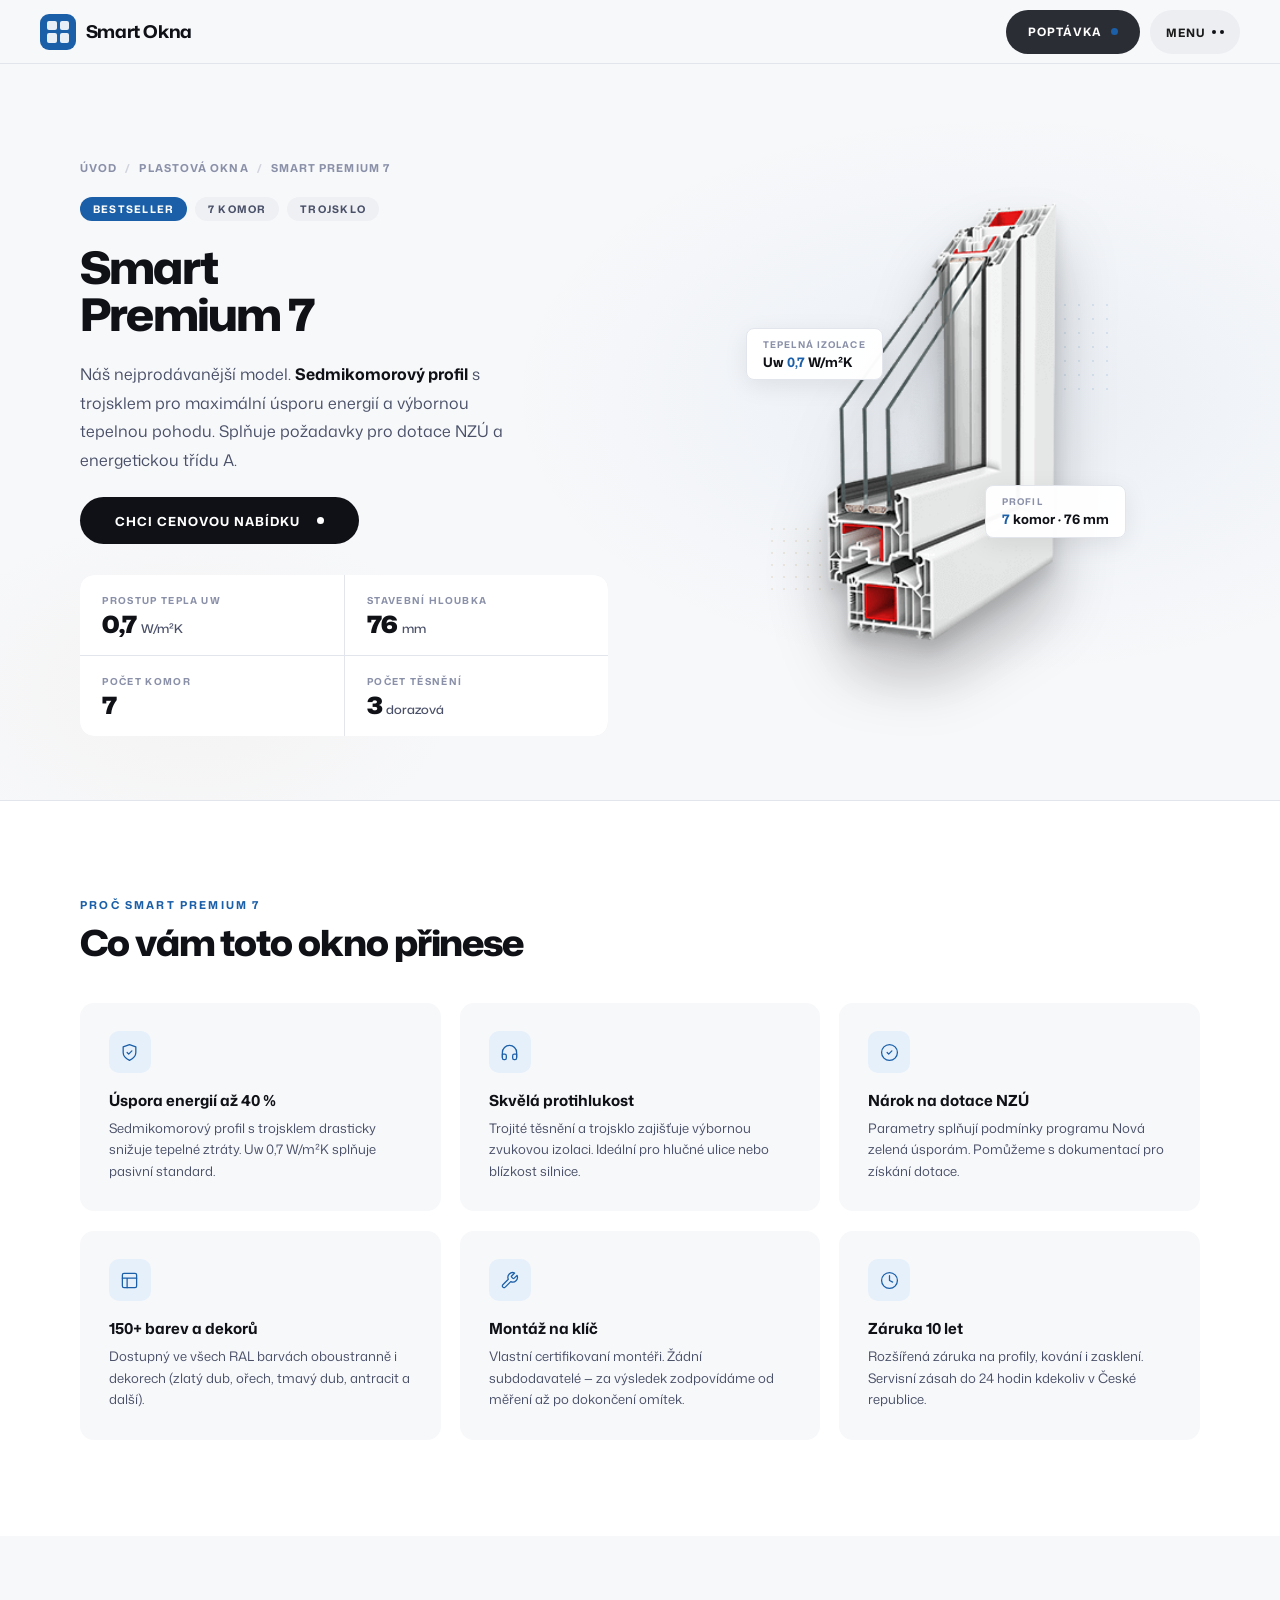
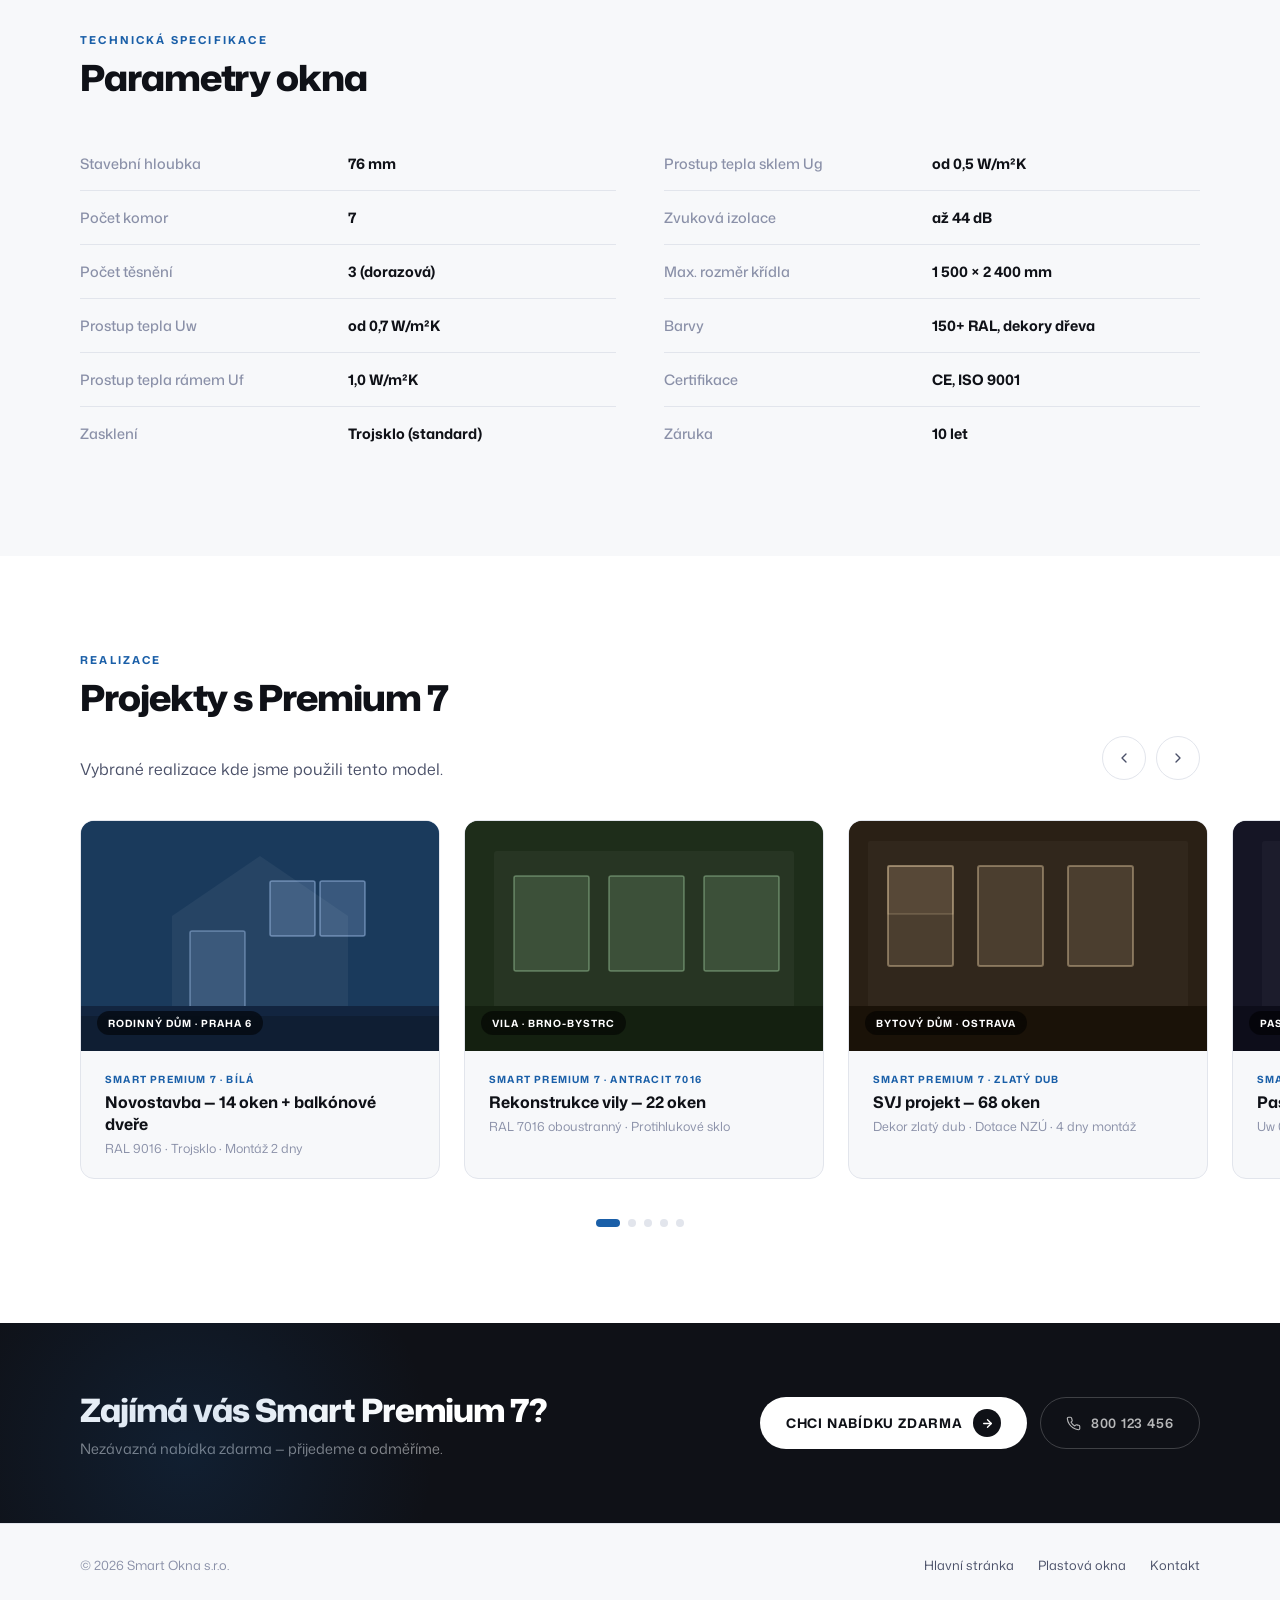
<file: smart-premium-7.html>
<!DOCTYPE html>
<html lang="cs">
<head>
<meta charset="UTF-8">
<meta name="viewport" content="width=device-width, initial-scale=1.0">
<title>Smart Premium 7 – Plastová okna – Smart Okna</title>
<link rel="preconnect" href="https://fonts.googleapis.com">
<link href="https://fonts.googleapis.com/css2?family=Mona+Sans:ital,wdth,wght@0,75..125,200..900;1,75..125,200..900&display=swap" rel="stylesheet">
<style>
  :root {
    --white: #ffffff; --off-white: #f7f8fa; --stone: #eef0f4; --border: #e2e5ec;
    --text: #0f1117; --text-mid: #4a5068; --text-light: #8a90a8;
    --accent: #1a5fa8; --accent-light: #2775c9; --accent-pale: #e6f0fb; --accent-dark: #0f4080;
    --radius: 14px; --radius-sm: 8px;
  }
  *, *::before, *::after { box-sizing: border-box; margin: 0; padding: 0; }
  html { scroll-behavior: smooth; }
  body { background: var(--white); color: var(--text); font-family: 'Mona Sans', 'Helvetica Neue', sans-serif; font-weight: 400; -webkit-font-smoothing: antialiased; overflow-x: hidden; }

  /* NAV */
  nav { position: fixed; top: 0; left: 0; right: 0; z-index: 200; height: 64px; display: flex; align-items: center; justify-content: space-between; padding: 0 2.5rem; background: rgba(247,248,250,0.94); backdrop-filter: blur(20px) saturate(1.4); border-bottom: 1px solid var(--border); transition: background .3s; }
  .logo-wrap { display: flex; align-items: center; gap: .6rem; text-decoration: none; z-index: 210; position: relative; }
  .logo-icon { width: 36px; height: 36px; background: var(--accent); border-radius: 9px; display: grid; grid-template-columns: 1fr 1fr; gap: 3px; padding: 7px; transition: transform .2s; }
  .logo-wrap:hover .logo-icon { transform: scale(1.05); }
  .logo-icon span { background: rgba(255,255,255,.9); border-radius: 2px; }
  .logo-text { font-size: 1.1rem; font-weight: 700; font-stretch: 110%; color: var(--text); letter-spacing: -.02em; }
  .nav-right { display: flex; align-items: center; gap: 10px; position: relative; z-index: 210; }
  .nav-cta { height: 44px; padding: 0 22px; background: #2b2d35; color: #fff; font-size: .72rem; font-weight: 700; letter-spacing: .1em; text-transform: uppercase; text-decoration: none; border-radius: 100px; border: none; display: inline-flex; align-items: center; font-family: inherit; cursor: pointer; overflow: hidden; position: relative; transition: background .38s cubic-bezier(.4,0,.2,1); }
  .nav-cta:hover { background: var(--accent); }
  .nav-cta-arrow { display: inline-flex; align-items: center; width: 0; overflow: hidden; flex-shrink: 0; transition: width .38s cubic-bezier(.4,0,.2,1), margin-right .38s cubic-bezier(.4,0,.2,1); margin-right: 0; }
  .nav-cta-arrow svg { width: 14px; height: 14px; stroke: #fff; stroke-width: 2.5; stroke-linecap: round; stroke-linejoin: round; fill: none; flex-shrink: 0; }
  .nav-cta:hover .nav-cta-arrow { width: 14px; margin-right: 8px; }
  .nav-cta-dot { width: 7px; height: 7px; border-radius: 50%; background: var(--accent); flex-shrink: 0; margin-left: 9px; animation: navdot 2.4s ease-in-out infinite; transition: opacity .22s, transform .22s, width .32s cubic-bezier(.4,0,.2,1), margin-left .32s cubic-bezier(.4,0,.2,1); }
  .nav-cta:hover .nav-cta-dot { opacity: 0; transform: scale(0); width: 0; margin-left: 0; }
  @keyframes navdot { 0%,100%{opacity:1;transform:scale(1)} 50%{opacity:.4;transform:scale(.65)} }
  .nav-menu-btn { height: 44px; padding: 0 16px; background: #eceef2; color: #1a1a1a; border: none; font-size: .72rem; font-weight: 700; letter-spacing: .1em; text-transform: uppercase; border-radius: 100px; cursor: pointer; display: inline-flex; align-items: center; gap: 6px; transition: background .2s, padding .32s cubic-bezier(.4,0,.2,1); font-family: inherit; overflow: hidden; }
  .nav-menu-btn:hover { background: #e0e2e8; }
  .nav-menu-btn.is-open { background: #fff; padding: 0 18px; }
  .menu-label-wrap { position: relative; height: 15px; width: 40px; overflow: hidden; transition: width .32s cubic-bezier(.4,0,.2,1); }
  .nav-menu-btn.is-open .menu-label-wrap { width: 56px; }
  .ml-menu, .ml-close { position: absolute; top: 0; left: 0; font-size: .72rem; font-weight: 700; letter-spacing: .1em; text-transform: uppercase; white-space: nowrap; transition: transform .32s cubic-bezier(.4,0,.2,1), opacity .28s; }
  .ml-close { transform: translateY(110%); opacity: 0; }
  .nav-menu-btn.is-open .ml-menu { transform: translateY(-110%); opacity: 0; }
  .nav-menu-btn.is-open .ml-close { transform: translateY(0); opacity: 1; }
  .menu-dots { display: flex; gap: 4px; align-items: center; transition: transform .35s cubic-bezier(.4,0,.2,1); }
  .menu-dots span { width: 4px; height: 4px; border-radius: 50%; background: var(--text); display: block; }
  .nav-menu-btn.is-open .menu-dots { transform: rotate(90deg); }
  .nav-dropdown { position: fixed; top: 64px; right: 2.5rem; width: 300px; z-index: 190; display: flex; flex-direction: column; gap: 8px; pointer-events: none; }
  .panel-block { transform: translateY(-10px) scale(.97); opacity: 0; transition: transform .38s cubic-bezier(.4,0,.2,1), opacity .32s ease; }
  .panel-block.visible { transform: translateY(0) scale(1); opacity: 1; pointer-events: all; }
  .panel-links { background: #fff; border-radius: 16px; overflow: hidden; box-shadow: 0 8px 32px rgba(0,0,0,.1), 0 2px 8px rgba(0,0,0,.06); }
  .panel-link { display: flex; align-items: center; justify-content: space-between; padding: 17px 22px; text-decoration: none; font-size: .82rem; font-weight: 700; letter-spacing: .08em; text-transform: uppercase; color: var(--text); border-bottom: 1px solid #f0f0f0; transition: background .15s, padding-left .2s; position: relative; overflow: hidden; }
  .panel-link:last-child { border-bottom: none; }
  .panel-link:hover { background: #f8f8f8; padding-left: 26px; }
  .panel-link::before { content: ''; position: absolute; left: 0; top: 0; bottom: 0; width: 3px; background: var(--accent); transform: scaleY(0); transition: transform .2s cubic-bezier(.4,0,.2,1); }
  .panel-link:hover::before { transform: scaleY(1); }
  .panel-link.is-active { color: var(--accent); }
  .panel-link-dot { width: 7px; height: 7px; border-radius: 50%; background: var(--accent); opacity: 0; transform: scale(0); transition: opacity .2s, transform .2s; flex-shrink: 0; }
  .panel-link.is-active .panel-link-dot { opacity: 1; transform: scale(1); }
  .panel-newsletter { background: #fff; border-radius: 16px; padding: 20px 22px; box-shadow: 0 8px 32px rgba(0,0,0,.08), 0 2px 8px rgba(0,0,0,.04); transition-delay: .06s !important; }
  .nl-title { font-size: 1.15rem; font-weight: 800; font-stretch: 108%; letter-spacing: -.02em; line-height: 1.25; color: var(--text); margin-bottom: 14px; }
  .nl-row { display: flex; align-items: center; background: #f3f3f3; border-radius: 10px; padding: 4px 4px 4px 14px; gap: 4px; }
  .nl-input { flex: 1; border: none; background: transparent; font-size: .85rem; font-weight: 500; color: var(--text); outline: none; font-family: inherit; padding: 8px 0; }
  .nl-input::placeholder { color: #aaa; }
  .nl-submit { width: 34px; height: 34px; border-radius: 8px; background: var(--text); border: none; cursor: pointer; display: flex; align-items: center; justify-content: center; flex-shrink: 0; transition: background .2s, transform .15s; }
  .nl-submit:hover { background: var(--accent); transform: scale(1.05); }
  .nl-submit svg { width: 14px; height: 14px; stroke: #fff; stroke-width: 2.5; stroke-linecap: round; stroke-linejoin: round; fill: none; }
  .panel-catalog { background: var(--text); border-radius: 16px; padding: 17px 20px; display: flex; align-items: center; justify-content: space-between; cursor: pointer; text-decoration: none; box-shadow: 0 8px 32px rgba(0,0,0,.15); transition: background .2s, transform .38s cubic-bezier(.4,0,.2,1), opacity .32s ease !important; transition-delay: .12s !important; }
  .panel-catalog:hover { background: #222; }
  .cat-left { display: flex; align-items: center; gap: 12px; }
  .cat-icon { width: 34px; height: 34px; border-radius: 8px; border: 1.5px solid rgba(255,255,255,.18); display: flex; align-items: center; justify-content: center; }
  .cat-icon svg { width: 16px; height: 16px; stroke: rgba(255,255,255,.75); stroke-width: 1.8; stroke-linecap: round; stroke-linejoin: round; fill: none; }
  .cat-name { font-size: .78rem; font-weight: 800; letter-spacing: .1em; text-transform: uppercase; color: #fff; }
  .cat-arrow { width: 32px; height: 32px; border-radius: 8px; border: 1.5px solid rgba(255,255,255,.18); display: flex; align-items: center; justify-content: center; transition: transform .2s, border-color .2s; }
  .panel-catalog:hover .cat-arrow { transform: translate(2px,-2px); border-color: rgba(255,255,255,.45); }
  .cat-arrow svg { width: 12px; height: 12px; stroke: rgba(255,255,255,.7); stroke-width: 2.5; stroke-linecap: round; stroke-linejoin: round; fill: none; }
  .nav-overlay { position: fixed; inset: 0; z-index: 185; background: rgba(0,0,0,0); pointer-events: none; transition: background .35s; }
  .nav-overlay.active { background: rgba(0,0,0,.12); pointer-events: all; }

  /* HERO SEKCE */
  .product-hero { padding: 6rem 5rem 4rem; margin-top: 64px; display: grid; grid-template-columns: 1fr 1fr; gap: 4rem; align-items: center; background: var(--off-white); border-bottom: 1px solid var(--border); position: relative; overflow: hidden; }
  .product-hero::before { content: ''; position: absolute; inset: 0; pointer-events: none; background: radial-gradient(ellipse 55% 55% at 78% 45%, rgba(26,95,168,.06) 0%, transparent 70%), radial-gradient(ellipse 35% 40% at 15% 85%, rgba(196,168,122,.06) 0%, transparent 60%); }

  .product-left { position: relative; z-index: 2; display: flex; flex-direction: column; gap: 1.4rem; }

  /* breadcrumb */
  .breadcrumb { display: flex; align-items: center; gap: .5rem; font-size: .68rem; font-weight: 700; letter-spacing: .1em; text-transform: uppercase; color: var(--text-light); }
  .breadcrumb a { color: var(--text-light); text-decoration: none; transition: color .2s; }
  .breadcrumb a:hover { color: var(--accent); }
  .breadcrumb span { opacity: .35; }

  /* badge */
  .product-badge-row { display: flex; gap: .5rem; flex-wrap: wrap; }
  .pbadge { font-size: .65rem; font-weight: 700; letter-spacing: .12em; text-transform: uppercase; padding: .3rem .8rem; border-radius: 100px; }
  .pbadge-blue { background: var(--accent); color: #fff; }
  .pbadge-gray { background: var(--stone); color: var(--text-mid); }

  /* název */
  .product-name { font-size: clamp(2.2rem, 3.5vw, 3.5rem); font-weight: 800; font-stretch: 110%; line-height: 1.05; letter-spacing: -.04em; color: var(--text); }

  /* popis */
  .product-desc { font-size: 1rem; line-height: 1.8; color: var(--text-mid); max-width: 440px; }
  .product-desc strong { color: var(--text); font-weight: 700; }

  /* CTA */
  .btn-primary { display: inline-flex; align-items: center; gap: .5rem; padding: .9rem 2.2rem; background: var(--text); color: #fff; font-size: .78rem; font-weight: 700; letter-spacing: .08em; text-transform: uppercase; text-decoration: none; border-radius: 100px; font-family: inherit; transition: background .2s, transform .15s; border: none; cursor: pointer; }
  .btn-primary:hover { background: var(--accent); transform: translateY(-2px); }
  .btn-primary svg { width: 7px; height: 7px; border-radius: 50%; background: var(--accent); flex-shrink: 0; animation: navdot 2.4s ease-in-out infinite; }

  /* parametry */
  .params-grid { display: grid; grid-template-columns: 1fr 1fr; gap: 1px; background: var(--border); border-radius: var(--radius); overflow: hidden; margin-top: .5rem; }
  .param-cell { background: var(--white); padding: 1.2rem 1.4rem; }
  .param-label { font-size: .6rem; font-weight: 700; letter-spacing: .14em; text-transform: uppercase; color: var(--text-light); margin-bottom: .3rem; }
  .param-val { font-size: 1.5rem; font-weight: 900; font-stretch: 115%; color: var(--text); letter-spacing: -.03em; line-height: 1; }
  .param-val small { font-size: .75rem; font-weight: 500; color: var(--text-mid); letter-spacing: 0; }

  /* pravá strana — levitující okno */
  .product-right { position: relative; z-index: 2; display: flex; align-items: center; justify-content: center; }
  .float-scene { position: relative; width: 380px; height: 420px; }
  .float-product { position: absolute; top: 50%; left: 50%; transform: translate(-50%, -50%); width: 300px; z-index: 2; filter: drop-shadow(0px 40px 30px rgba(0,0,0,.22)) drop-shadow(0px 12px 8px rgba(0,0,0,.14)); animation: floatProduct 6s ease-in-out infinite; }
  @keyframes floatProduct { 0%,100%{transform:translate(-50%,-50%) translateY(0) rotate(-.5deg)} 50%{transform:translate(-50%,-50%) translateY(-20px) rotate(.5deg)} }
  .hero-dots { position: absolute; top: 60px; right: 10px; width: 100px; height: 100px; z-index: 1; opacity: .5; background-image: radial-gradient(circle, rgba(26,95,168,.22) 1.5px, transparent 1.5px); background-size: 14px 14px; }
  .hero-dots2 { position: absolute; bottom: 60px; left: 20px; width: 75px; height: 75px; z-index: 1; opacity: .6; background-image: radial-gradient(circle, rgba(196,168,122,.32) 1.5px, transparent 1.5px); background-size: 12px 12px; }

  /* plovoucí štítky */
  .float-tag { position: absolute; background: rgba(255,255,255,.97); border: 1px solid var(--border); border-radius: var(--radius-sm); padding: .55rem 1rem; box-shadow: 0 6px 24px rgba(0,0,0,.08); z-index: 10; animation: floatTag 5s ease-in-out infinite; white-space: nowrap; }
  .float-tag-1 { top: 90px; left: 0; animation-delay: -1s; }
  .float-tag-2 { bottom: 120px; right: 0; animation-delay: -3s; }
  @keyframes floatTag { 0%,100%{transform:translateY(0)} 50%{transform:translateY(-8px)} }
  .ft-label { font-size: .58rem; font-weight: 700; letter-spacing: .12em; text-transform: uppercase; color: var(--text-light); margin-bottom: .12rem; }
  .ft-val { font-size: .82rem; font-weight: 700; color: var(--text); }
  .ft-val span { color: var(--accent); }

  /* DETAIL SEKCE */
  .detail-section { padding: 6rem 5rem; background: var(--white); }
  .detail-section + .detail-section { background: var(--off-white); }
  .sec-tag { font-size: .68rem; font-weight: 700; letter-spacing: .2em; text-transform: uppercase; color: var(--accent); margin-bottom: .7rem; display: block; }
  .sec-title { font-size: clamp(1.8rem, 2.8vw, 2.6rem); font-weight: 800; font-stretch: 110%; line-height: 1.1; letter-spacing: -.03em; color: var(--text); margin-bottom: 2.5rem; }

  /* výhody */
  .features-grid { display: grid; grid-template-columns: repeat(3, 1fr); gap: 1.2rem; }
  .feature-card { background: var(--off-white); border-radius: var(--radius); padding: 1.8rem; transition: box-shadow .25s, transform .25s; }
  .feature-card:hover { box-shadow: 0 10px 32px rgba(0,0,0,.07); transform: translateY(-3px); }
  .feature-icon { width: 42px; height: 42px; background: var(--accent-pale); border-radius: 10px; display: flex; align-items: center; justify-content: center; margin-bottom: 1rem; }
  .feature-icon svg { width: 19px; height: 19px; stroke: var(--accent); fill: none; stroke-width: 1.6; stroke-linecap: round; stroke-linejoin: round; }
  .feature-title { font-size: .95rem; font-weight: 700; color: var(--text); margin-bottom: .4rem; }
  .feature-desc { font-size: .82rem; color: var(--text-mid); line-height: 1.65; }

  /* technická tabulka */
  .spec-table { width: 100%; border-collapse: collapse; }
  .spec-table tr { border-bottom: 1px solid var(--border); }
  .spec-table tr:last-child { border-bottom: none; }
  .spec-table td { padding: 1rem 0; font-size: .9rem; }
  .spec-table td:first-child { color: var(--text-light); font-weight: 500; width: 50%; }
  .spec-table td:last-child { color: var(--text); font-weight: 700; }

  /* CTA pás dole */
  .cta-strip { background: var(--text); color: #fff; padding: 4rem 5rem; display: flex; align-items: center; justify-content: space-between; gap: 3rem; flex-wrap: wrap; position: relative; overflow: hidden; }
  .cta-strip::before { content: ''; position: absolute; top: -60%; left: -5%; width: 500px; height: 500px; border-radius: 50%; background: radial-gradient(circle, rgba(26,95,168,.18) 0%, transparent 70%); pointer-events: none; }
  .cta-strip-title { font-size: clamp(1.6rem, 2.5vw, 2.2rem); font-weight: 800; font-stretch: 108%; letter-spacing: -.03em; margin-bottom: .4rem; }
  .cta-strip-sub { font-size: .9rem; color: rgba(255,255,255,.5); }
  .btn-white { padding: .85rem 2rem; background: #fff; color: var(--text); font-size: .78rem; font-weight: 700; letter-spacing: .06em; text-transform: uppercase; text-decoration: none; border-radius: 100px; transition: opacity .2s, transform .15s; font-family: inherit; }
  .btn-white:hover { opacity: .9; transform: translateY(-2px); }
  .btn-outline-white { padding: .85rem 2rem; border: 1.5px solid rgba(255,255,255,.25); color: rgba(255,255,255,.75); font-size: .78rem; font-weight: 600; letter-spacing: .06em; text-transform: uppercase; text-decoration: none; border-radius: 100px; transition: all .2s; font-family: inherit; }
  .btn-outline-white:hover { border-color: rgba(255,255,255,.65); color: #fff; }
  .cta-btns { display: flex; gap: .8rem; flex-wrap: wrap; }


  /* ─── CAROUSEL REALIZACÍ ─── */
  .carousel-section { padding: 6rem 5rem; background: var(--white); overflow: hidden; }
  .carousel-header { display: flex; align-items: flex-end; justify-content: space-between; margin-bottom: 2.5rem; }
  .carousel-controls { display: flex; gap: .6rem; }
  .carousel-btn { width: 44px; height: 44px; border-radius: 50%; border: 1.5px solid var(--border); background: var(--white); cursor: pointer; display: flex; align-items: center; justify-content: center; transition: all .2s; font-family: inherit; }
  .carousel-btn:hover { border-color: var(--accent); background: var(--accent-pale); }
  .carousel-btn svg { width: 16px; height: 16px; stroke: var(--text-mid); stroke-width: 2; fill: none; stroke-linecap: round; stroke-linejoin: round; }
  .carousel-btn:hover svg { stroke: var(--accent); }
  .carousel-track-wrap { overflow: hidden; margin: 0 -5rem; padding: 0 5rem .5rem; }
  .carousel-track { display: flex; gap: 1.5rem; transition: transform .5s cubic-bezier(.4,0,.2,1); will-change: transform; }
  .real-card { flex: 0 0 360px; border-radius: var(--radius); overflow: hidden; background: var(--off-white); border: 1.5px solid var(--border); cursor: pointer; transition: box-shadow .3s, transform .3s; }
  .real-card:hover { box-shadow: 0 16px 48px rgba(0,0,0,.1); transform: translateY(-4px); }
  .real-img { height: 230px; position: relative; overflow: hidden; }
  .real-img svg { width: 100%; height: 100%; }
  .real-img .real-label { position: absolute; bottom: 1rem; left: 1rem; background: rgba(0,0,0,.55); color: #fff; backdrop-filter: blur(6px); font-size: .62rem; font-weight: 700; letter-spacing: .1em; text-transform: uppercase; padding: .3rem .7rem; border-radius: 100px; }
  .real-info { padding: 1.3rem 1.5rem; }
  .real-type { font-size: .62rem; font-weight: 700; letter-spacing: .12em; text-transform: uppercase; color: var(--accent); margin-bottom: .3rem; }
  .real-name { font-size: 1rem; font-weight: 700; color: var(--text); margin-bottom: .3rem; }
  .real-meta { font-size: .78rem; color: var(--text-light); }
  .carousel-dots { display: flex; gap: .5rem; justify-content: center; margin-top: 2rem; }
  .carousel-dot { width: 8px; height: 8px; border-radius: 50%; background: var(--border); border: none; cursor: pointer; transition: all .25s; padding: 0; }
  .carousel-dot.active { width: 24px; border-radius: 4px; background: var(--accent); }

  /* ─── CTA TLAČÍTKO — hezčí animace ─── */
  .btn-cta-main {
    display: inline-flex; align-items: center; gap: .65rem;
    padding: .75rem 1.6rem; background: #fff; color: var(--text);
    font-size: .82rem; font-weight: 700; letter-spacing: .06em; text-transform: uppercase;
    text-decoration: none; border-radius: 100px; font-family: inherit;
    transition: box-shadow .35s, transform .2s;
    box-shadow: 0 0 0 0 rgba(255,255,255,0);
    position: relative; overflow: hidden;
  }
  .btn-cta-main::before {
    content: ''; position: absolute; inset: 0; background: rgba(255,255,255,.12);
    transform: translateX(-100%); transition: transform .4s cubic-bezier(.4,0,.2,1);
  }
  .btn-cta-main:hover::before { transform: translateX(0); }
  .btn-cta-main:hover { box-shadow: 0 8px 32px rgba(255,255,255,.25); transform: translateY(-2px); }
  .btn-cta-arrow {
    width: 28px; height: 28px; border-radius: 50%; background: var(--text);
    display: flex; align-items: center; justify-content: center; flex-shrink: 0;
    transition: background .3s, transform .3s;
  }
  .btn-cta-main:hover .btn-cta-arrow { background: var(--accent); transform: translateX(3px); }
  .btn-cta-arrow svg { width: 13px; height: 13px; stroke: #fff; stroke-width: 2.5; fill: none; stroke-linecap: round; stroke-linejoin: round; }

  .btn-cta-phone {
    display: inline-flex; align-items: center; gap: .6rem;
    padding: .75rem 1.6rem; border: 1.5px solid rgba(255,255,255,.2);
    color: rgba(255,255,255,.7); font-size: .82rem; font-weight: 600;
    letter-spacing: .06em; text-transform: uppercase; text-decoration: none;
    border-radius: 100px; font-family: inherit;
    transition: border-color .25s, color .25s, background .25s;
  }
  .btn-cta-phone:hover { border-color: rgba(255,255,255,.5); color: #fff; background: rgba(255,255,255,.06); }

  /* FOOTER */
  footer { background: var(--off-white); border-top: 1px solid var(--border); padding: 2rem 5rem; display: flex; align-items: center; justify-content: space-between; font-size: .8rem; color: var(--text-light); flex-wrap: wrap; gap: 1rem; }
  footer a { color: var(--text-mid); text-decoration: none; transition: color .2s; }
  footer a:hover { color: var(--accent); }

  .fade-up { opacity: 0; transform: translateY(20px); transition: opacity .55s ease, transform .55s ease; }
  .fade-up.visible { opacity: 1; transform: none; }

  @media (max-width: 960px) {
    nav { padding: 0 1.5rem; }
    .product-hero { grid-template-columns: 1fr; padding: 4rem 1.5rem 3rem; }

    .product-right { display: none; }
    .detail-section { padding: 4rem 1.5rem; }
    .features-grid { grid-template-columns: 1fr; }
    .cta-strip { padding: 3rem 1.5rem; }
    footer { padding: 1.5rem; }
  }
  @media (max-width: 600px) {
    .params-grid { grid-template-columns: 1fr 1fr; }
    .product-name { font-size: 2.2rem; }
  }
</style>
</head>
<body>

<!-- NAV -->
<nav id="navbar">
  <a class="logo-wrap" href="index.html">
    <div class="logo-icon"><span></span><span></span><span></span><span></span></div>
    <span class="logo-text">Smart Okna</span>
  </a>
  <div class="nav-right">
    <a href="index.html#kontakt" class="nav-cta">
      <span class="nav-cta-arrow"><svg viewBox="0 0 24 24"><line x1="5" y1="12" x2="19" y2="12"/><polyline points="12 5 19 12 12 19"/></svg></span>
      POPTÁVKA
      <span class="nav-cta-dot"></span>
    </a>
    <button class="nav-menu-btn" id="navMenuBtn">
      <div class="menu-label-wrap">
        <span class="ml-menu">MENU</span>
        <span class="ml-close">ZAVŘÍT</span>
      </div>
      <div class="menu-dots"><span></span><span></span></div>
    </button>
  </div>
</nav>

<div class="nav-overlay" id="navOverlay"></div>
<div class="nav-dropdown" id="navDropdown">
  <div class="panel-block panel-links" id="panelLinks">
    <a class="panel-link" href="index.html">Úvod <span class="panel-link-dot"></span></a>
    <a class="panel-link" href="index.html#o-nas">O nás <span class="panel-link-dot"></span></a>
    <a class="panel-link is-active" href="plastova-okna.html">Produkty <span class="panel-link-dot"></span></a>
    <a class="panel-link" href="index.html#projekty">Reference <span class="panel-link-dot"></span></a>
    <a class="panel-link" href="index.html#faq">FAQ <span class="panel-link-dot"></span></a>
    <a class="panel-link" href="index.html#kontakt">Kontakt <span class="panel-link-dot"></span></a>
  </div>
  <div class="panel-block panel-newsletter" id="panelNewsletter">
    <div class="nl-title">Přihlaste se<br>k newsletteru</div>
    <div class="nl-row">
      <input class="nl-input" type="email" placeholder="Váš e-mail">
      <button class="nl-submit"><svg viewBox="0 0 24 24"><line x1="5" y1="12" x2="19" y2="12"/><polyline points="12 5 19 12 12 19"/></svg></button>
    </div>
  </div>
  <a class="panel-block panel-catalog" id="panelCatalog" href="#">
    <div class="cat-left">
      <div class="cat-icon"><svg viewBox="0 0 24 24"><rect x="3" y="3" width="18" height="18" rx="2"/><line x1="3" y1="9" x2="21" y2="9"/><line x1="9" y1="21" x2="9" y2="9"/></svg></div>
      <span class="cat-name">KATALOG</span>
    </div>
    <div class="cat-arrow"><svg viewBox="0 0 24 24"><line x1="7" y1="17" x2="17" y2="7"/><polyline points="7 7 17 7 17 17"/></svg></div>
  </a>
</div>

<!-- HERO -->
<div class="product-hero">
  <div class="product-left fade-up visible">

    <div class="breadcrumb">
      <a href="index.html">Úvod</a>
      <span>/</span>
      <a href="plastova-okna.html">Plastová okna</a>
      <span>/</span>
      Smart Premium 7
    </div>

    <div class="product-badge-row">
      <span class="pbadge pbadge-blue">Bestseller</span>
      <span class="pbadge pbadge-gray">7 komor</span>
      <span class="pbadge pbadge-gray">Trojsklo</span>
    </div>

    <div class="product-name">Smart<br>Premium 7</div>

    <p class="product-desc">
      Náš nejprodávanější model. <strong>Sedmikomorový profil</strong> s trojsklem pro maximální úsporu energií a výbornou tepelnou pohodu. Splňuje požadavky pro dotace NZÚ a energetickou třídu A.
    </p>

    <div>
      <a href="index.html#kontakt" class="btn-primary">
        Chci cenovou nabídku
        <span class="nav-cta-dot" style="background:#fff;animation:navdot 2.4s ease-in-out infinite;"></span>
      </a>
    </div>

    <div class="params-grid">
      <div class="param-cell">
        <div class="param-label">Prostup tepla Uw</div>
        <div class="param-val">0,7 <small>W/m²K</small></div>
      </div>
      <div class="param-cell">
        <div class="param-label">Stavební hloubka</div>
        <div class="param-val">76 <small>mm</small></div>
      </div>
      <div class="param-cell">
        <div class="param-label">Počet komor</div>
        <div class="param-val">7</div>
      </div>
      <div class="param-cell">
        <div class="param-label">Počet těsnění</div>
        <div class="param-val">3 <small>dorazová</small></div>
      </div>
    </div>

  </div>

  <!-- LEVITUJÍCÍ OKNO -->
  <div class="product-right">
    <div class="float-scene">
      <div class="hero-dots"></div>
      <div class="hero-dots2"></div>

      <!-- ⬇ Nahraď src za fotku průřezu okna -->
      <img class="float-product" src="pro-82-Recovered copy.png" alt="Smart Premium 7"
           onerror="this.style.display='none';this.nextElementSibling.style.display='block'">
      <svg class="float-product" viewBox="0 0 275 420" xmlns="http://www.w3.org/2000/svg" style="display:none">
        <rect width="275" height="420" rx="6" fill="white" stroke="#d4d8e2" stroke-width="3"/>
        <rect x="10" y="10" width="120" height="190" rx="2" fill="#e0eef8" stroke="#bcc8dc" stroke-width="1.5"/>
        <rect x="145" y="10" width="120" height="190" rx="2" fill="#e0eef8" stroke="#bcc8dc" stroke-width="1.5"/>
        <rect x="10" y="215" width="255" height="194" rx="2" fill="#e0eef8" stroke="#bcc8dc" stroke-width="1.5"/>
        <rect x="130" y="0" width="15" height="420" fill="white"/>
        <rect x="0" y="204" width="275" height="12" fill="white"/>
        <circle cx="137" cy="210" r="9" fill="#e2e8f0" stroke="#c8d4e8" stroke-width="1.5"/>
      </svg>

      <div class="float-tag float-tag-1">
        <div class="ft-label">Tepelná izolace</div>
        <div class="ft-val">Uw <span>0,7</span> W/m²K</div>
      </div>
      <div class="float-tag float-tag-2">
        <div class="ft-label">Profil</div>
        <div class="ft-val"><span>7</span> komor · 76 mm</div>
      </div>
    </div>
  </div>
</div>

<!-- VÝHODY -->
<section class="detail-section">
  <div class="fade-up">
    <span class="sec-tag">Proč Smart Premium 7</span>
    <h2 class="sec-title">Co vám toto okno přinese</h2>
  </div>
  <div class="features-grid">
    <div class="feature-card fade-up">
      <div class="feature-icon"><svg viewBox="0 0 24 24"><path d="M12 22s8-4 8-10V5l-8-3-8 3v7c0 6 8 10 8 10z"/><polyline points="9 12 11 14 15 10"/></svg></div>
      <div class="feature-title">Úspora energií až 40 %</div>
      <div class="feature-desc">Sedmikomorový profil s trojsklem drasticky snižuje tepelné ztráty. Uw 0,7 W/m²K splňuje pasivní standard.</div>
    </div>
    <div class="feature-card fade-up">
      <div class="feature-icon"><svg viewBox="0 0 24 24"><path d="M3 18v-6a9 9 0 0118 0v6"/><path d="M21 19a2 2 0 01-2 2h-1a2 2 0 01-2-2v-3a2 2 0 012-2h3zM3 19a2 2 0 002 2h1a2 2 0 002-2v-3a2 2 0 00-2-2H3z"/></svg></div>
      <div class="feature-title">Skvělá protihlukost</div>
      <div class="feature-desc">Trojité těsnění a trojsklo zajišťuje výbornou zvukovou izolaci. Ideální pro hlučné ulice nebo blízkost silnice.</div>
    </div>
    <div class="feature-card fade-up">
      <div class="feature-icon"><svg viewBox="0 0 24 24"><circle cx="12" cy="12" r="10"/><polyline points="9 12 11 14 15 10"/></svg></div>
      <div class="feature-title">Nárok na dotace NZÚ</div>
      <div class="feature-desc">Parametry splňují podmínky programu Nová zelená úsporám. Pomůžeme s dokumentací pro získání dotace.</div>
    </div>
    <div class="feature-card fade-up">
      <div class="feature-icon"><svg viewBox="0 0 24 24"><rect x="3" y="3" width="18" height="18" rx="2"/><path d="M3 9h18M9 21V9"/></svg></div>
      <div class="feature-title">150+ barev a dekorů</div>
      <div class="feature-desc">Dostupný ve všech RAL barvách oboustranně i dekorech (zlatý dub, ořech, tmavý dub, antracit a další).</div>
    </div>
    <div class="feature-card fade-up">
      <div class="feature-icon"><svg viewBox="0 0 24 24"><path d="M14.7 6.3a1 1 0 000 1.4l1.6 1.6a1 1 0 001.4 0l3.77-3.77a6 6 0 01-7.94 7.94l-6.91 6.91a2.12 2.12 0 01-3-3l6.91-6.91a6 6 0 017.94-7.94l-3.76 3.76z"/></svg></div>
      <div class="feature-title">Montáž na klíč</div>
      <div class="feature-desc">Vlastní certifikovaní montéři. Žádní subdodavatelé — za výsledek zodpovídáme od měření až po dokončení omítek.</div>
    </div>
    <div class="feature-card fade-up">
      <div class="feature-icon"><svg viewBox="0 0 24 24"><circle cx="12" cy="12" r="10"/><polyline points="12 6 12 12 16 14"/></svg></div>
      <div class="feature-title">Záruka 10 let</div>
      <div class="feature-desc">Rozšířená záruka na profily, kování i zasklení. Servisní zásah do 24 hodin kdekoliv v České republice.</div>
    </div>
  </div>
</section>

<!-- TECHNICKÁ SPECIFIKACE -->
<section class="detail-section">
  <div class="fade-up">
    <span class="sec-tag">Technická specifikace</span>
    <h2 class="sec-title">Parametry okna</h2>
  </div>
  <div style="display:grid;grid-template-columns:1fr 1fr;gap:3rem;" class="fade-up">
    <table class="spec-table">
      <tr><td>Stavební hloubka</td><td>76 mm</td></tr>
      <tr><td>Počet komor</td><td>7</td></tr>
      <tr><td>Počet těsnění</td><td>3 (dorazová)</td></tr>
      <tr><td>Prostup tepla Uw</td><td>od 0,7 W/m²K</td></tr>
      <tr><td>Prostup tepla rámem Uf</td><td>1,0 W/m²K</td></tr>
      <tr><td>Zasklení</td><td>Trojsklo (standard)</td></tr>
    </table>
    <table class="spec-table">
      <tr><td>Prostup tepla sklem Ug</td><td>od 0,5 W/m²K</td></tr>
      <tr><td>Zvuková izolace</td><td>až 44 dB</td></tr>
      <tr><td>Max. rozměr křídla</td><td>1 500 × 2 400 mm</td></tr>
      <tr><td>Barvy</td><td>150+ RAL, dekory dřeva</td></tr>
      <tr><td>Certifikace</td><td>CE, ISO 9001</td></tr>
      <tr><td>Záruka</td><td>10 let</td></tr>
    </table>
  </div>
</section>

<!-- CAROUSEL REALIZACÍ -->
<section class="carousel-section">
  <div class="carousel-header fade-up">
    <div>
      <span class="sec-tag">Realizace</span>
      <h2 class="sec-title">Projekty s Premium 7</h2>
      <p style="margin-top:.5rem;font-size:1rem;color:var(--text-mid);">Vybrané realizace kde jsme použili tento model.</p>
    </div>
    <div class="carousel-controls">
      <button class="carousel-btn" id="carPrev"><svg viewBox="0 0 24 24"><polyline points="15 18 9 12 15 6"/></svg></button>
      <button class="carousel-btn" id="carNext"><svg viewBox="0 0 24 24"><polyline points="9 18 15 12 9 6"/></svg></button>
    </div>
  </div>

  <div class="carousel-track-wrap">
    <div class="carousel-track" id="carouselTrack">

      <div class="real-card">
        <div class="real-img" style="background:linear-gradient(135deg,#1a3a5c,#2a5f9e)">
          <svg viewBox="0 0 360 230" xmlns="http://www.w3.org/2000/svg" preserveAspectRatio="xMidYMid slice">
            <rect width="360" height="230" fill="#1a3a5c"/>
            <polygon points="180,35 268,95 268,195 92,195 92,95" fill="rgba(255,255,255,.05)"/>
            <rect x="110" y="110" width="55" height="85" rx="2" fill="rgba(180,210,255,.15)" stroke="rgba(180,210,255,.4)" stroke-width="1.5"/>
            <rect x="190" y="60" width="45" height="55" rx="2" fill="rgba(180,210,255,.2)" stroke="rgba(180,210,255,.45)" stroke-width="1.5"/>
            <rect x="240" y="60" width="45" height="55" rx="2" fill="rgba(180,210,255,.2)" stroke="rgba(180,210,255,.45)" stroke-width="1.5"/>
            <rect x="0" y="185" width="360" height="45" fill="#122540"/>
            <rect x="0" y="195" width="360" height="35" fill="#0f1e33"/>
          </svg>
          <span class="real-label">Rodinný dům · Praha 6</span>
        </div>
        <div class="real-info">
          <div class="real-type">Smart Premium 7 · Bílá</div>
          <div class="real-name">Novostavba — 14 oken + balkónové dveře</div>
          <div class="real-meta">RAL 9016 · Trojsklo · Montáž 2 dny</div>
        </div>
      </div>

      <div class="real-card">
        <div class="real-img" style="background:linear-gradient(135deg,#1e2d1a,#3a5530)">
          <svg viewBox="0 0 360 230" xmlns="http://www.w3.org/2000/svg" preserveAspectRatio="xMidYMid slice">
            <rect width="360" height="230" fill="#1e2d1a"/>
            <rect x="30" y="30" width="300" height="160" rx="3" fill="rgba(255,255,255,.04)"/>
            <rect x="50" y="55" width="75" height="95" rx="2" fill="rgba(180,230,180,.15)" stroke="rgba(180,230,180,.4)" stroke-width="1.5"/>
            <rect x="145" y="55" width="75" height="95" rx="2" fill="rgba(180,230,180,.15)" stroke="rgba(180,230,180,.4)" stroke-width="1.5"/>
            <rect x="240" y="55" width="75" height="95" rx="2" fill="rgba(180,230,180,.15)" stroke="rgba(180,230,180,.4)" stroke-width="1.5"/>
            <rect x="0" y="185" width="360" height="45" fill="#142010"/>
          </svg>
          <span class="real-label">Vila · Brno-Bystrc</span>
        </div>
        <div class="real-info">
          <div class="real-type">Smart Premium 7 · Antracit 7016</div>
          <div class="real-name">Rekonstrukce vily — 22 oken</div>
          <div class="real-meta">RAL 7016 oboustranný · Protihlukové sklo</div>
        </div>
      </div>

      <div class="real-card">
        <div class="real-img" style="background:linear-gradient(135deg,#2a2015,#554030)">
          <svg viewBox="0 0 360 230" xmlns="http://www.w3.org/2000/svg" preserveAspectRatio="xMidYMid slice">
            <rect width="360" height="230" fill="#2a2015"/>
            <rect x="20" y="20" width="320" height="170" rx="2" fill="rgba(255,255,255,.03)"/>
            <rect x="40" y="45" width="65" height="100" rx="2" fill="rgba(220,195,155,.15)" stroke="rgba(220,195,155,.45)" stroke-width="2"/>
            <rect x="40" y="45" width="65" height="48" rx="0" fill="rgba(220,195,155,.08)" stroke="rgba(220,195,155,.35)" stroke-width="1"/>
            <rect x="130" y="45" width="65" height="100" rx="2" fill="rgba(220,195,155,.15)" stroke="rgba(220,195,155,.45)" stroke-width="2"/>
            <rect x="220" y="45" width="65" height="100" rx="2" fill="rgba(220,195,155,.15)" stroke="rgba(220,195,155,.45)" stroke-width="2"/>
            <rect x="0" y="185" width="360" height="45" fill="#1a1208"/>
          </svg>
          <span class="real-label">Bytový dům · Ostrava</span>
        </div>
        <div class="real-info">
          <div class="real-type">Smart Premium 7 · Zlatý dub</div>
          <div class="real-name">SVJ projekt — 68 oken</div>
          <div class="real-meta">Dekor zlatý dub · Dotace NZÚ · 4 dny montáž</div>
        </div>
      </div>

      <div class="real-card">
        <div class="real-img" style="background:linear-gradient(135deg,#151525,#252545)">
          <svg viewBox="0 0 360 230" xmlns="http://www.w3.org/2000/svg" preserveAspectRatio="xMidYMid slice">
            <rect width="360" height="230" fill="#151525"/>
            <rect x="30" y="20" width="300" height="180" rx="3" fill="rgba(255,255,255,.03)"/>
            <rect x="50" y="40" width="120" height="80" rx="1" fill="rgba(160,180,255,.1)" stroke="rgba(160,180,255,.35)" stroke-width="1.5"/>
            <rect x="190" y="40" width="120" height="80" rx="1" fill="rgba(160,180,255,.1)" stroke="rgba(160,180,255,.35)" stroke-width="1.5"/>
            <rect x="50" y="135" width="260" height="50" rx="1" fill="rgba(160,180,255,.08)" stroke="rgba(160,180,255,.3)" stroke-width="1.5"/>
            <line x1="180" y1="135" x2="180" y2="185" stroke="rgba(160,180,255,.3)" stroke-width="1.5"/>
            <rect x="0" y="185" width="360" height="45" fill="#0d0d1a"/>
          </svg>
          <span class="real-label">Pasivní dům · Olomouc</span>
        </div>
        <div class="real-info">
          <div class="real-type">Smart Premium 7 · Antracit + HST</div>
          <div class="real-name">Pasivní novostavba — 18 oken + HST</div>
          <div class="real-meta">Uw 0,7 · PHI certifikát · Dotace 180 000 Kč</div>
        </div>
      </div>

      <div class="real-card">
        <div class="real-img" style="background:linear-gradient(135deg,#1a1010,#3a2020)">
          <svg viewBox="0 0 360 230" xmlns="http://www.w3.org/2000/svg" preserveAspectRatio="xMidYMid slice">
            <rect width="360" height="230" fill="#1a1010"/>
            <rect x="30" y="25" width="300" height="175" rx="2" fill="rgba(255,255,255,.03)"/>
            <rect x="55" y="50" width="60" height="90" rx="2" fill="rgba(220,185,150,.12)" stroke="rgba(220,185,150,.4)" stroke-width="2"/>
            <line x1="85" y1="50" x2="85" y2="140" stroke="rgba(220,185,150,.3)" stroke-width="1.5"/>
            <line x1="55" y1="95" x2="115" y2="95" stroke="rgba(220,185,150,.3)" stroke-width="1.5"/>
            <rect x="145" y="50" width="60" height="90" rx="2" fill="rgba(220,185,150,.12)" stroke="rgba(220,185,150,.4)" stroke-width="2"/>
            <line x1="175" y1="50" x2="175" y2="140" stroke="rgba(220,185,150,.3)" stroke-width="1.5"/>
            <rect x="240" y="50" width="80" height="90" rx="2" fill="rgba(220,185,150,.12)" stroke="rgba(220,185,150,.4)" stroke-width="2"/>
            <rect x="0" y="190" width="360" height="40" fill="#100808"/>
          </svg>
          <span class="real-label">Historická vila · Praha 2</span>
        </div>
        <div class="real-info">
          <div class="real-type">Smart Premium 7 · Bílá / Zlatý dub</div>
          <div class="real-name">Rekonstrukce historické vily</div>
          <div class="real-meta">Nestandardní rozměry · Oboustranný dekor</div>
        </div>
      </div>

    </div>
  </div>

  <div class="carousel-dots" id="carouselDots">
    <button class="carousel-dot active" data-idx="0"></button>
    <button class="carousel-dot" data-idx="1"></button>
    <button class="carousel-dot" data-idx="2"></button>
    <button class="carousel-dot" data-idx="3"></button>
    <button class="carousel-dot" data-idx="4"></button>
  </div>
</section>

<!-- CTA -->
<div class="cta-strip fade-up">
  <div>
    <div class="cta-strip-title">Zajímá vás Smart Premium 7?</div>
    <div class="cta-strip-sub">Nezávazná nabídka zdarma — přijedeme a odměříme.</div>
  </div>
  <div class="cta-btns">
    <a href="index.html#kontakt" class="btn-cta-main">
      Chci nabídku zdarma
      <span class="btn-cta-arrow"><svg viewBox="0 0 24 24"><line x1="5" y1="12" x2="19" y2="12"/><polyline points="12 5 19 12 12 19"/></svg></span>
    </a>
    <a href="tel:+420800123456" class="btn-cta-phone">
      <svg viewBox="0 0 24 24" width="15" height="15" stroke="currentColor" stroke-width="1.8" fill="none" stroke-linecap="round" stroke-linejoin="round"><path d="M22 16.92v3a2 2 0 01-2.18 2 19.79 19.79 0 01-8.63-3.07 19.5 19.5 0 01-6-6A19.79 19.79 0 012.12 4.18 2 2 0 014.11 2h3a2 2 0 012 1.72c.127.96.361 1.903.7 2.81a2 2 0 01-.45 2.11L8.09 9.91a16 16 0 006 6l1.27-1.27a2 2 0 012.11-.45c.907.339 1.85.573 2.81.7A2 2 0 0122 16.92z"/></svg>
      800 123 456
    </a>
  </div>
</div>

<footer>
  <span>© 2026 Smart Okna s.r.o.</span>
  <div style="display:flex;gap:1.5rem;">
    <a href="index.html">Hlavní stránka</a>
    <a href="plastova-okna.html">Plastová okna</a>
    <a href="index.html#kontakt">Kontakt</a>
  </div>
</footer>

<script>
const menuBtn   = document.getElementById('navMenuBtn');
const overlay   = document.getElementById('navOverlay');
const plLinks   = document.getElementById('panelLinks');
const plNews    = document.getElementById('panelNewsletter');
const plCatalog = document.getElementById('panelCatalog');
let menuOpen = false;
function openNav() {
  menuOpen = true; menuBtn.classList.add('is-open'); overlay.classList.add('active');
  plLinks.classList.add('visible');
  setTimeout(() => plNews.classList.add('visible'), 65);
  setTimeout(() => plCatalog.classList.add('visible'), 130);
}
function closeNav() {
  menuOpen = false; menuBtn.classList.remove('is-open'); overlay.classList.remove('active');
  plCatalog.classList.remove('visible');
  setTimeout(() => plNews.classList.remove('visible'), 45);
  setTimeout(() => plLinks.classList.remove('visible'), 90);
}
menuBtn.addEventListener('click', () => menuOpen ? closeNav() : openNav());
overlay.addEventListener('click', closeNav);
document.querySelectorAll('.panel-link').forEach(link => {
  link.addEventListener('click', () => { document.querySelectorAll('.panel-link').forEach(l => l.classList.remove('is-active')); link.classList.add('is-active'); closeNav(); });
});


// Carousel realizací
const track = document.getElementById('carouselTrack');
const dots  = document.querySelectorAll('.carousel-dot');
const cardW = 360 + 24;
let cur = 0;
const maxIdx = Math.max(0, document.querySelectorAll('.real-card').length - Math.floor(track.parentElement.clientWidth / cardW));
function goTo(idx) {
  cur = Math.max(0, Math.min(idx, maxIdx));
  track.style.transform = `translateX(-${cur * cardW}px)`;
  dots.forEach((d, i) => d.classList.toggle('active', i === cur));
}
document.getElementById('carPrev').addEventListener('click', () => goTo(cur - 1));
document.getElementById('carNext').addEventListener('click', () => goTo(cur + 1));
dots.forEach(d => d.addEventListener('click', () => goTo(+d.dataset.idx)));
let sx = 0;
track.addEventListener('touchstart', e => { sx = e.touches[0].clientX; }, {passive:true});
track.addEventListener('touchend', e => {
  const diff = sx - e.changedTouches[0].clientX;
  if (Math.abs(diff) > 50) goTo(cur + (diff > 0 ? 1 : -1));
}, {passive:true});

const obs = new IntersectionObserver(entries => {
  entries.forEach((e, i) => {
    if (e.isIntersecting) { setTimeout(() => e.target.classList.add('visible'), i * 80); obs.unobserve(e.target); }
  });
}, { threshold: 0.06 });
document.querySelectorAll('.fade-up:not(.visible)').forEach(el => obs.observe(el));
</script>
</body>
</html>
</file>
